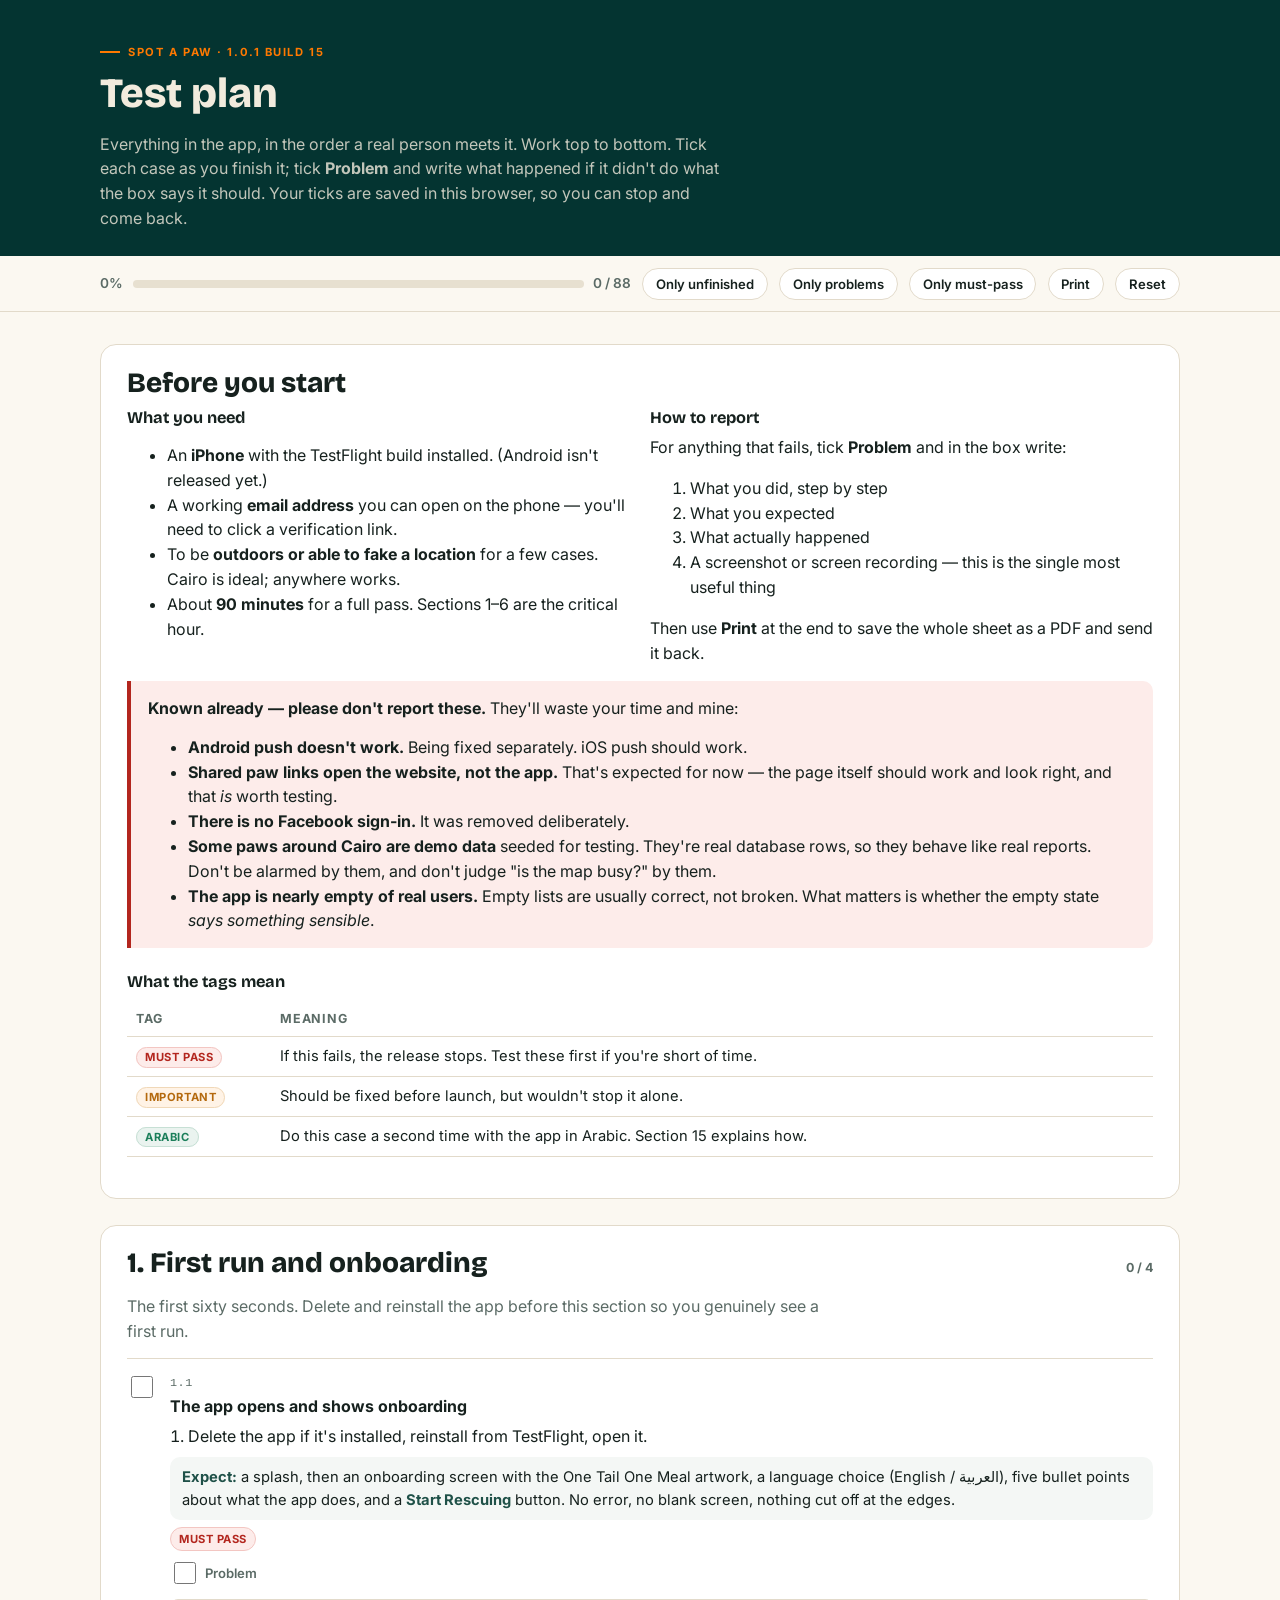
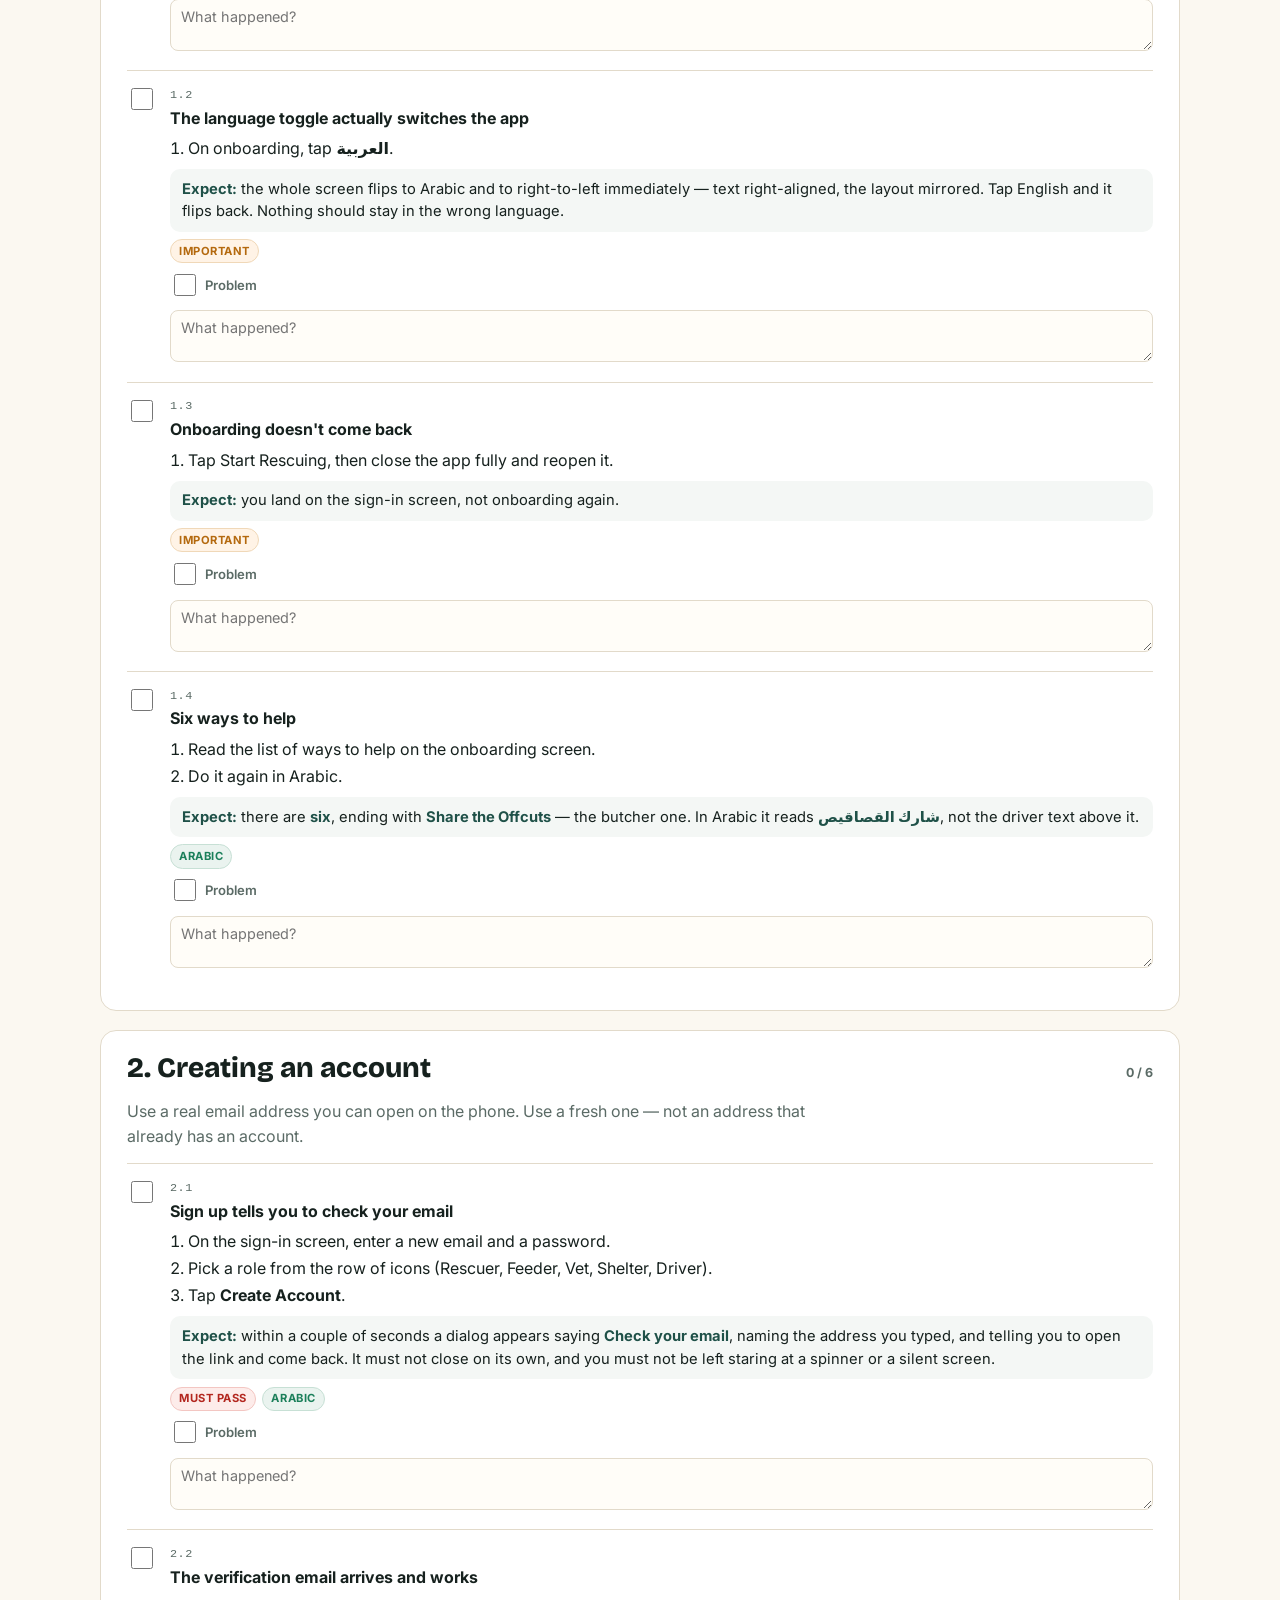
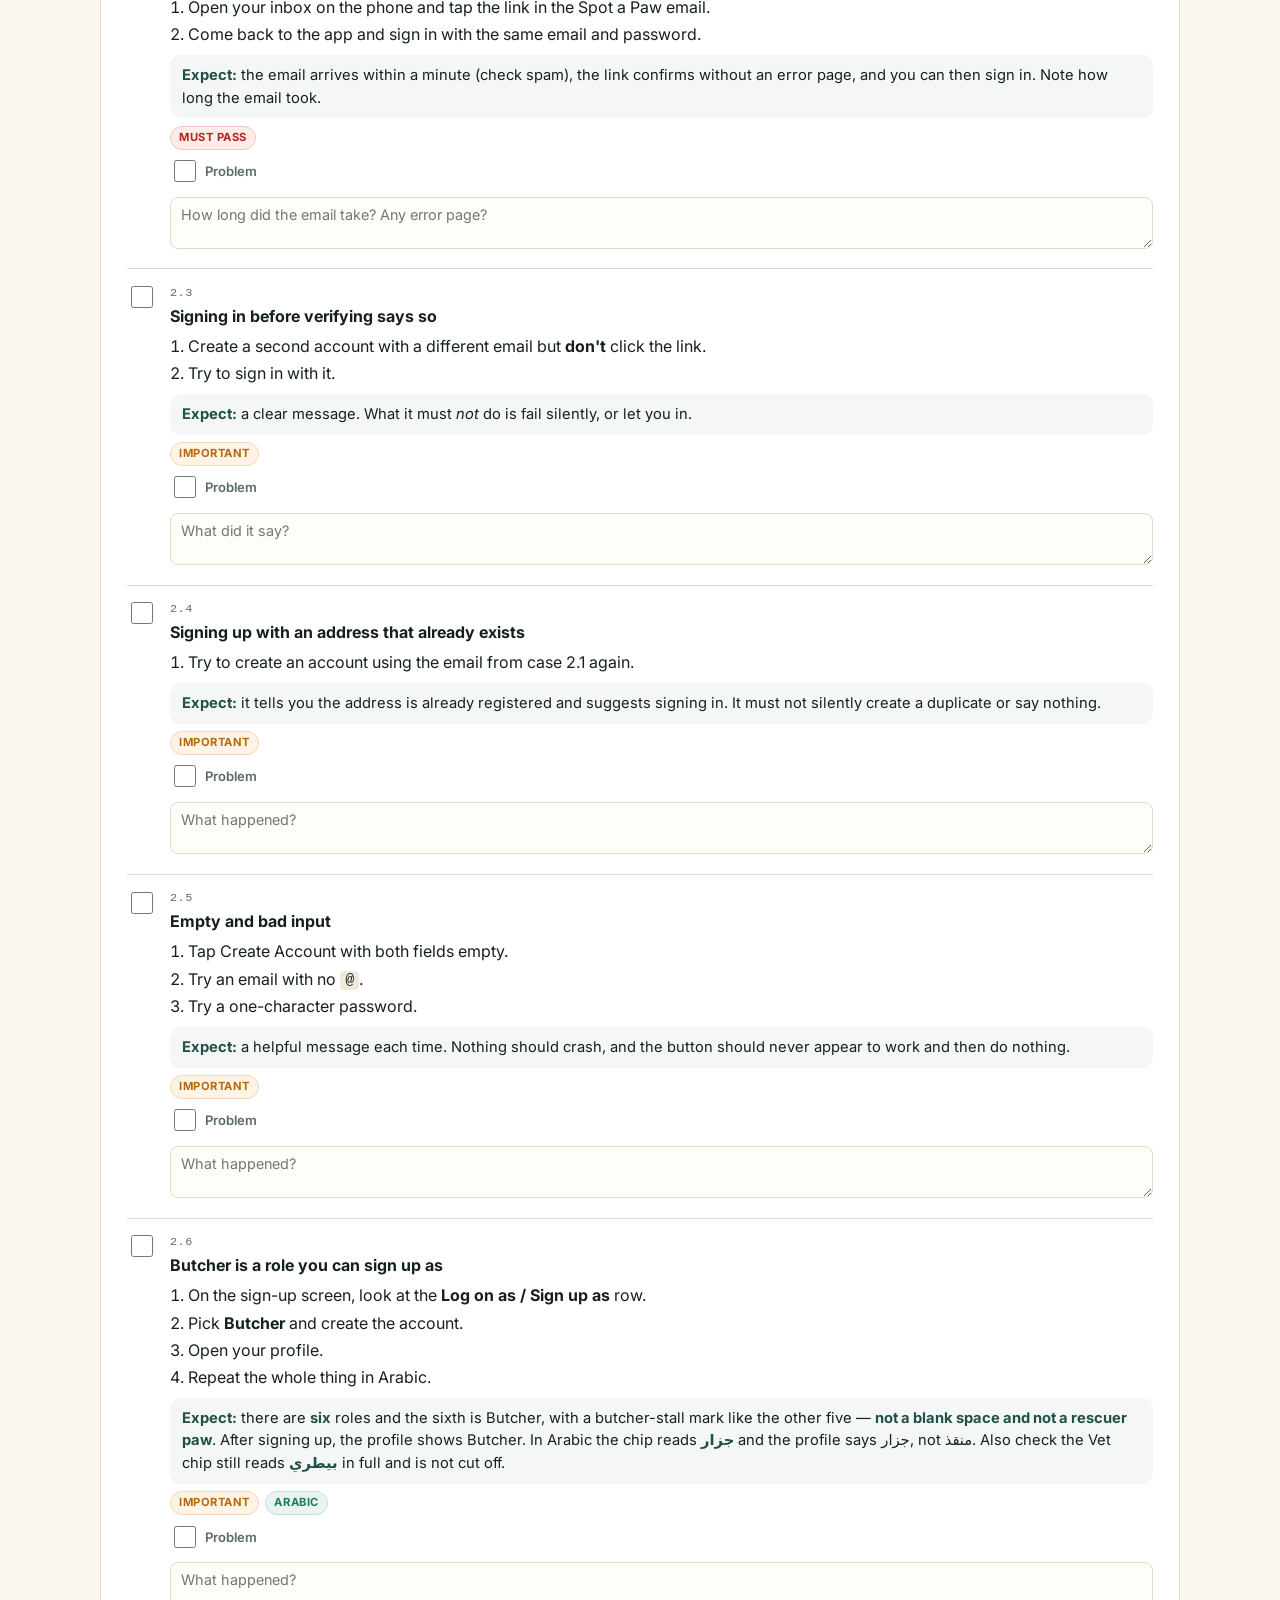
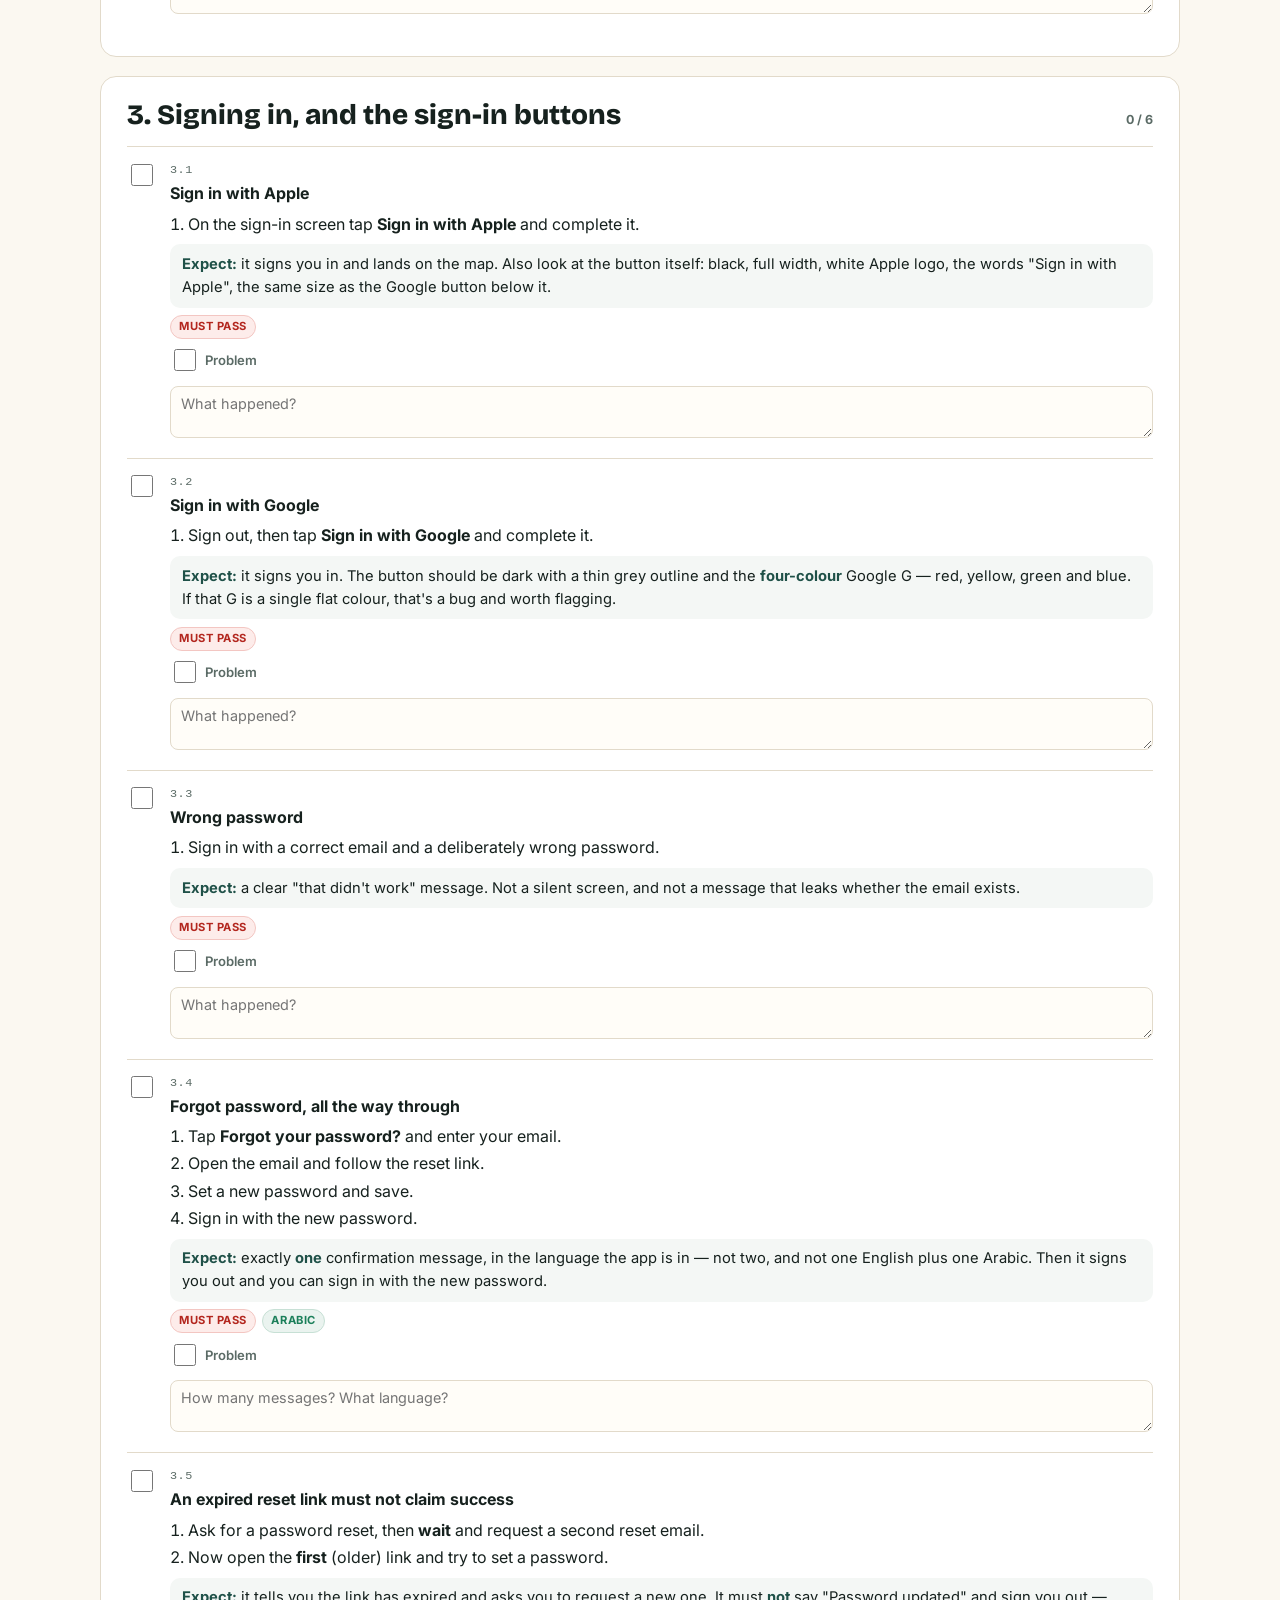
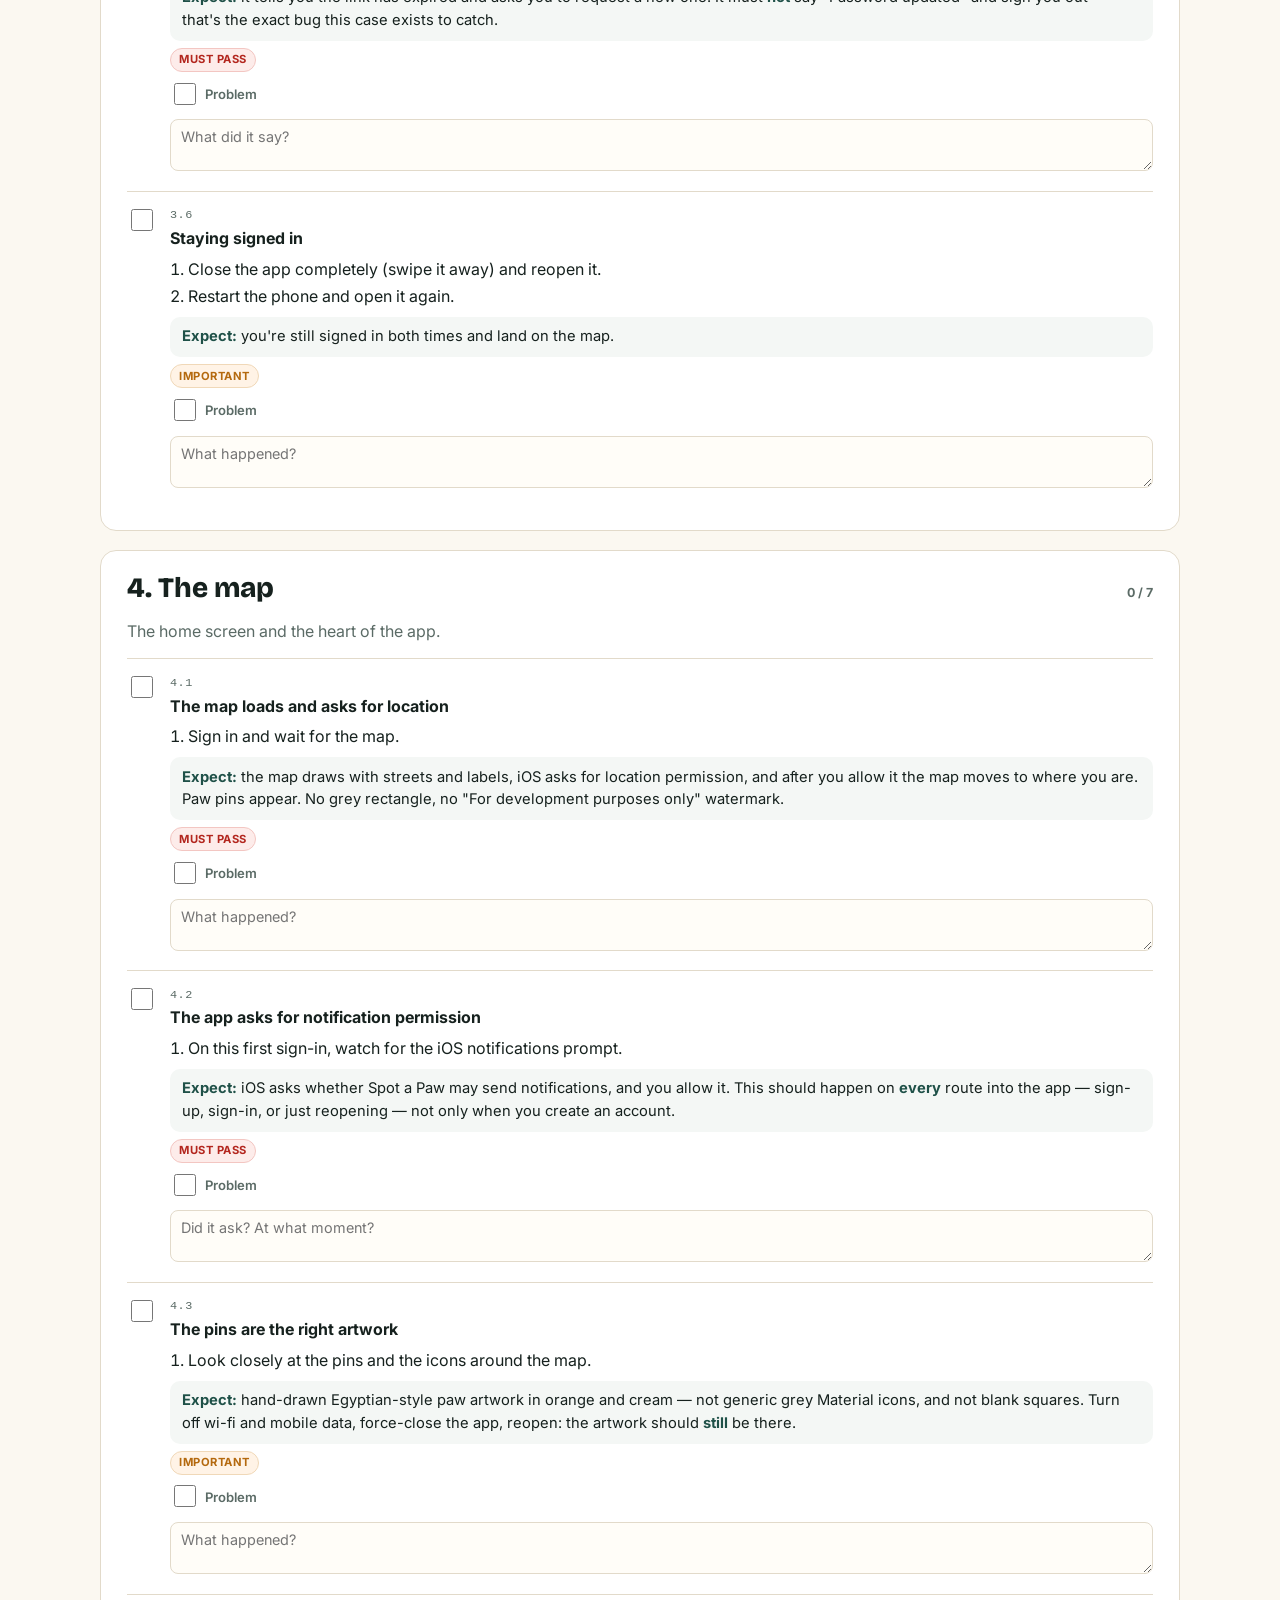
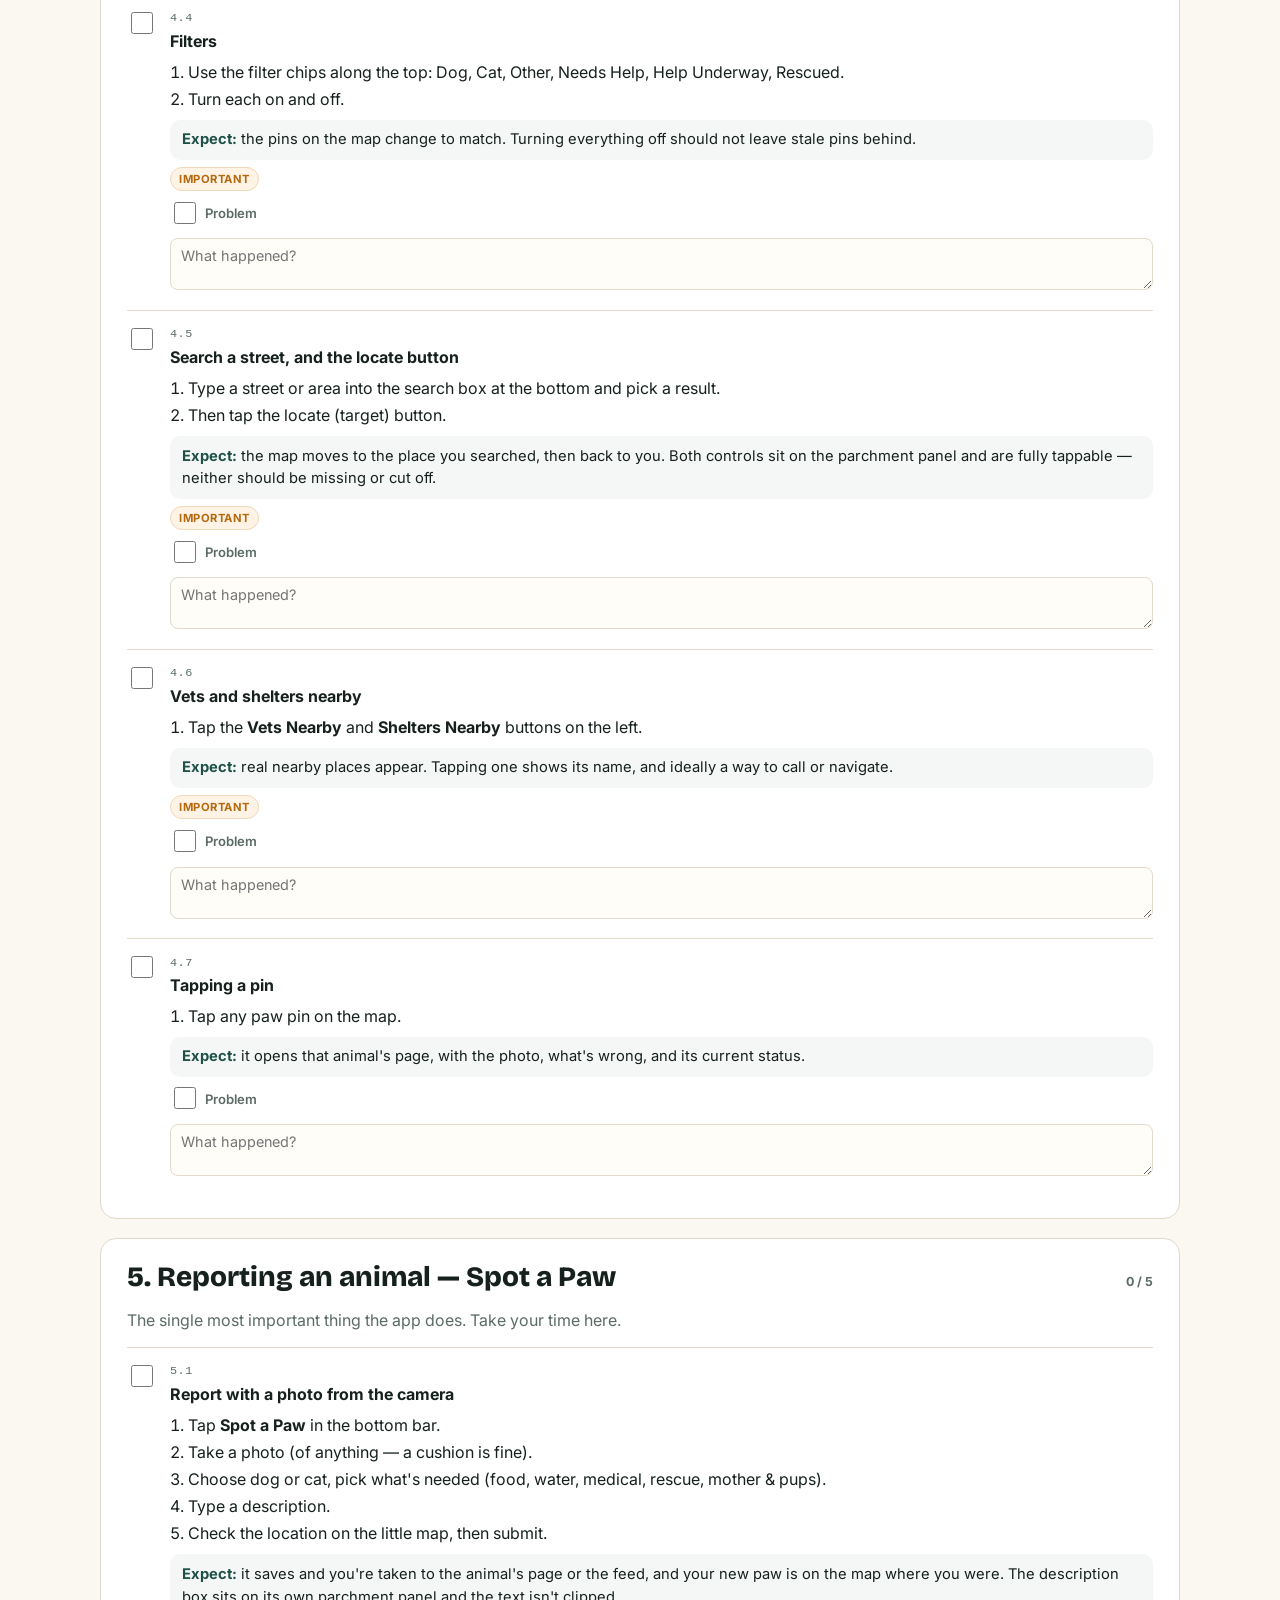
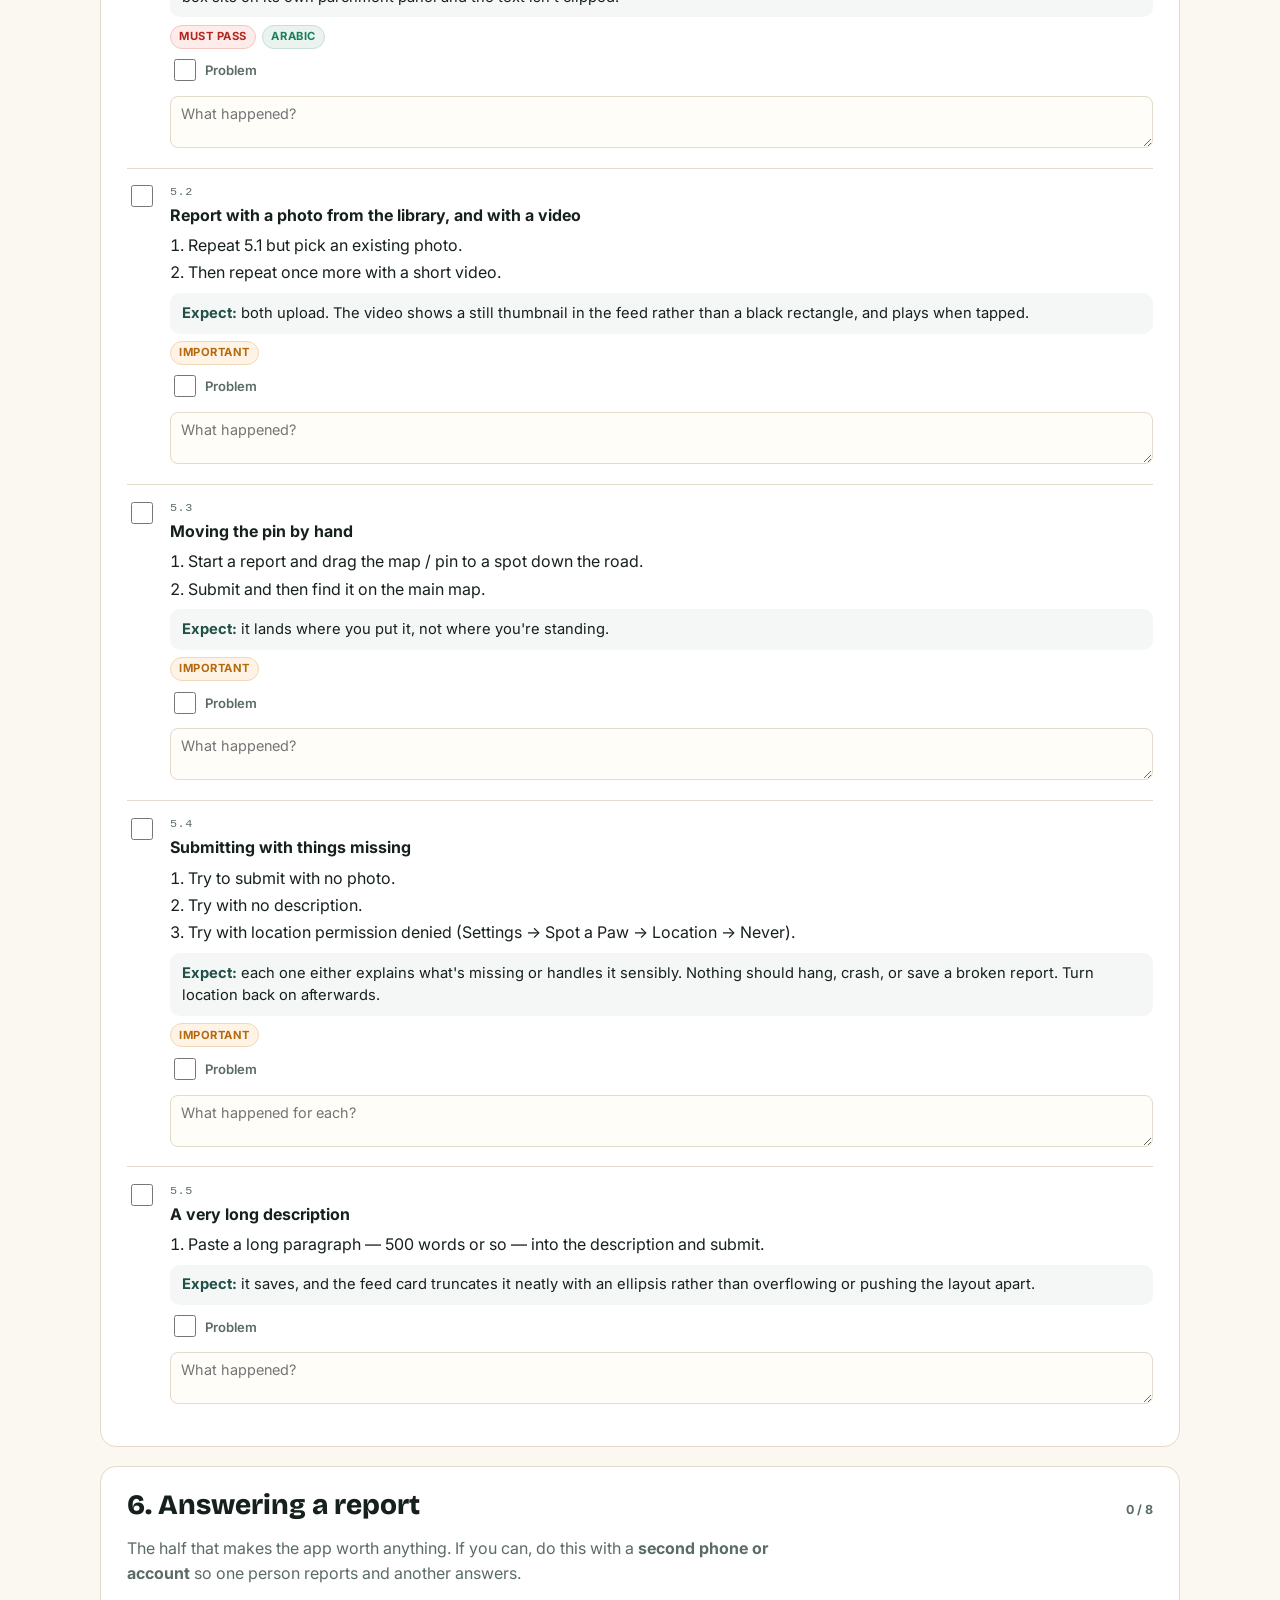
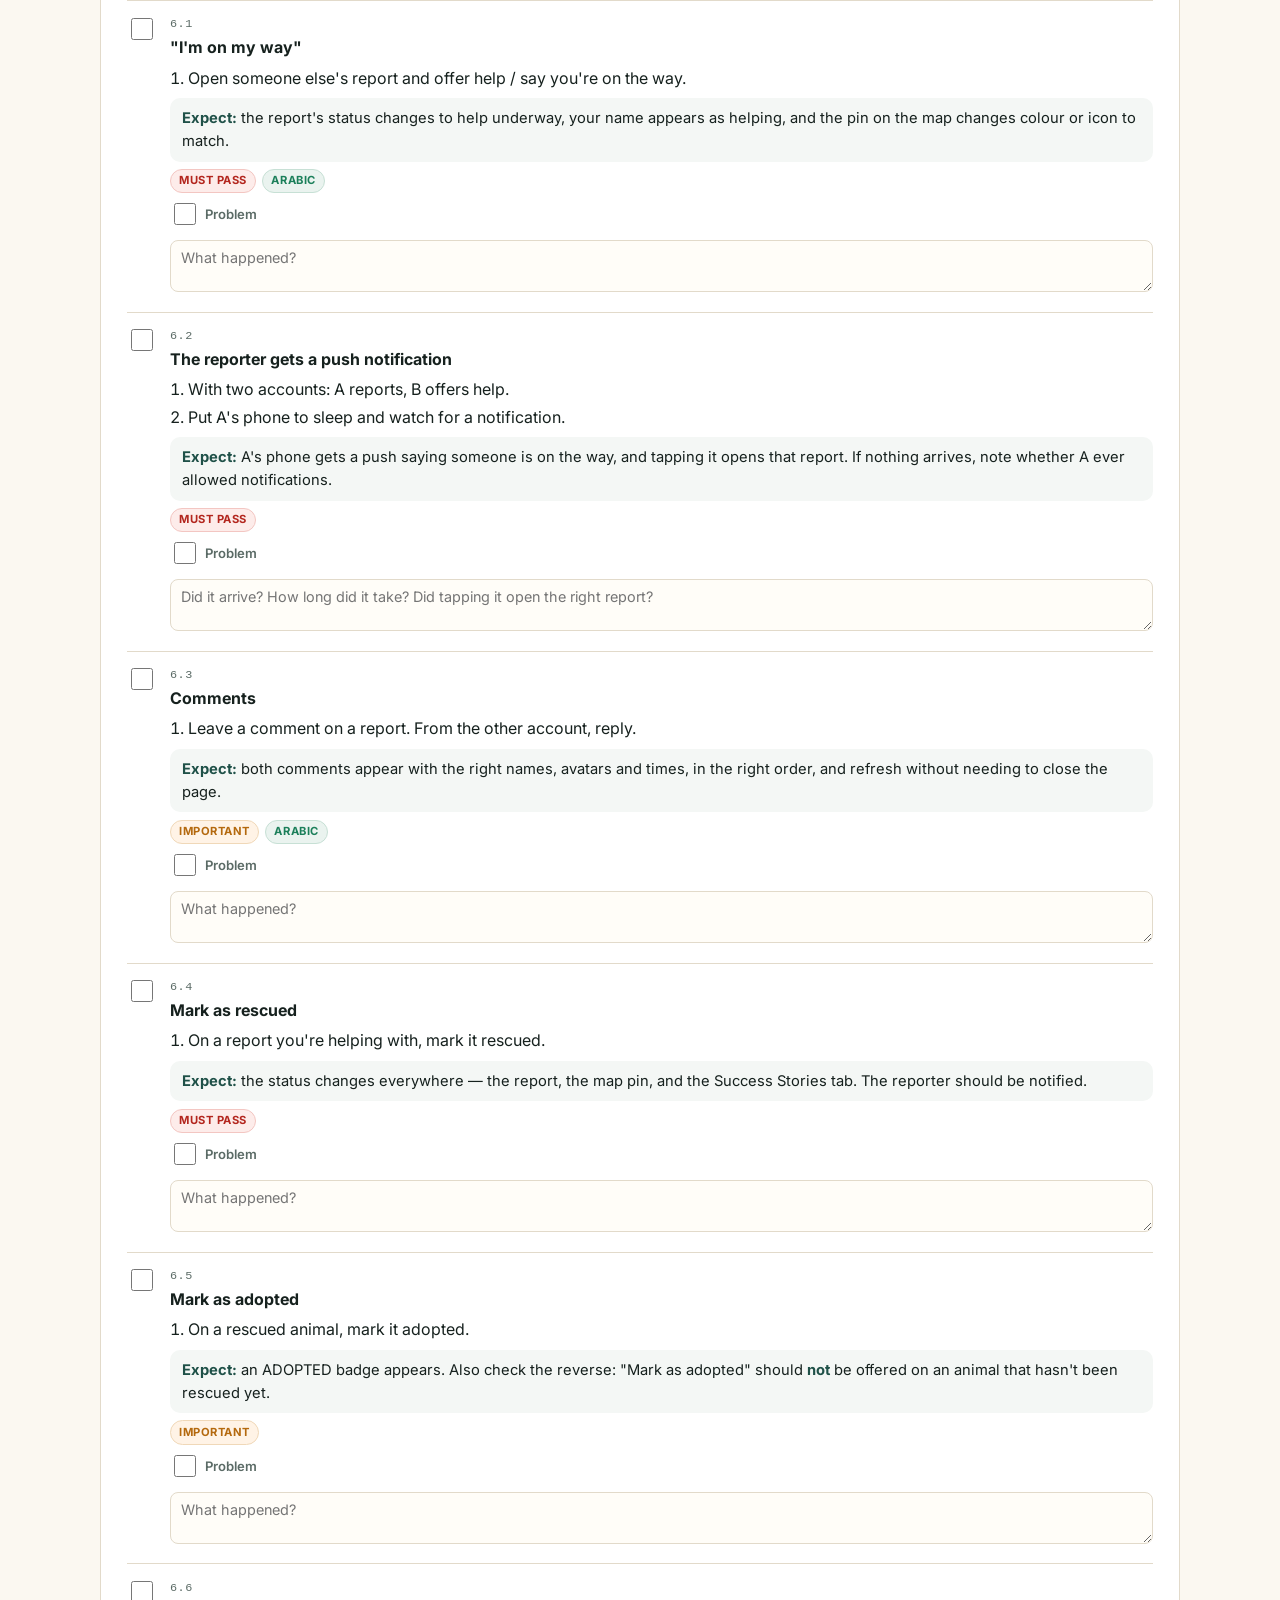
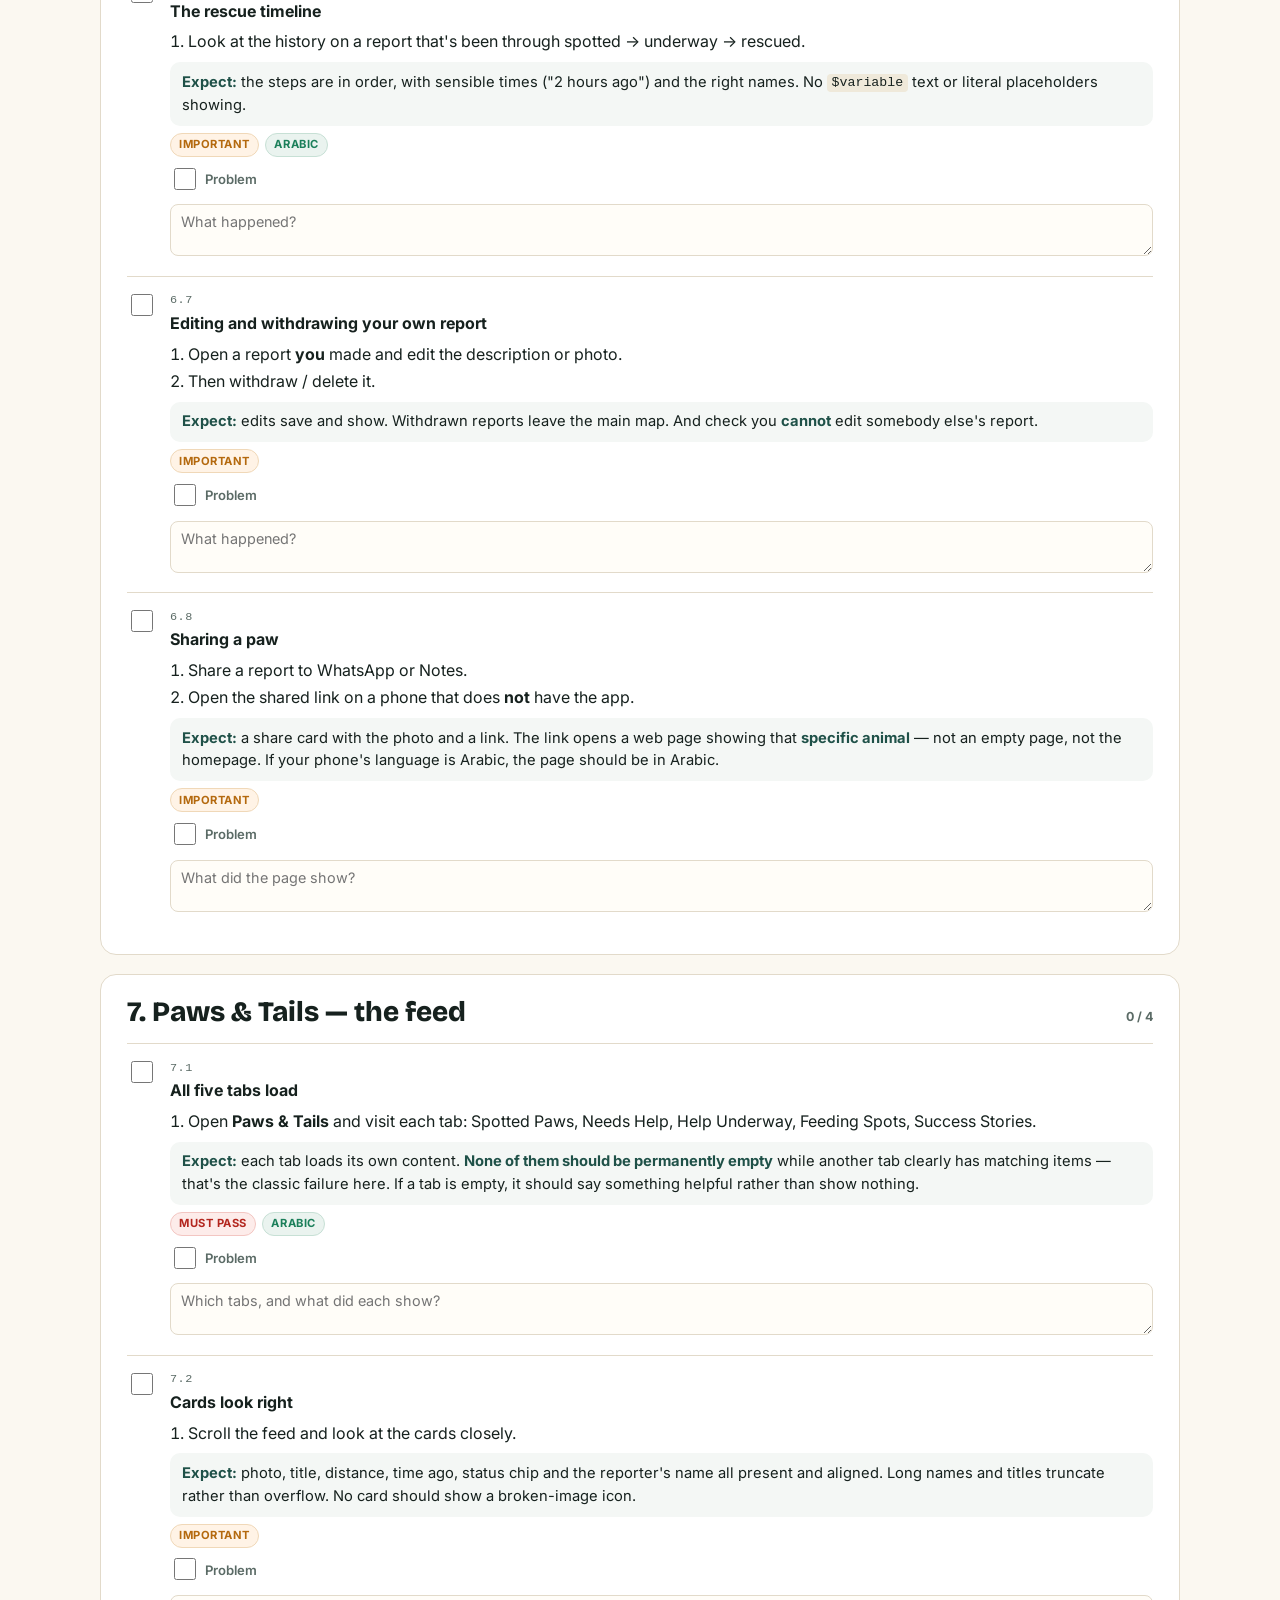
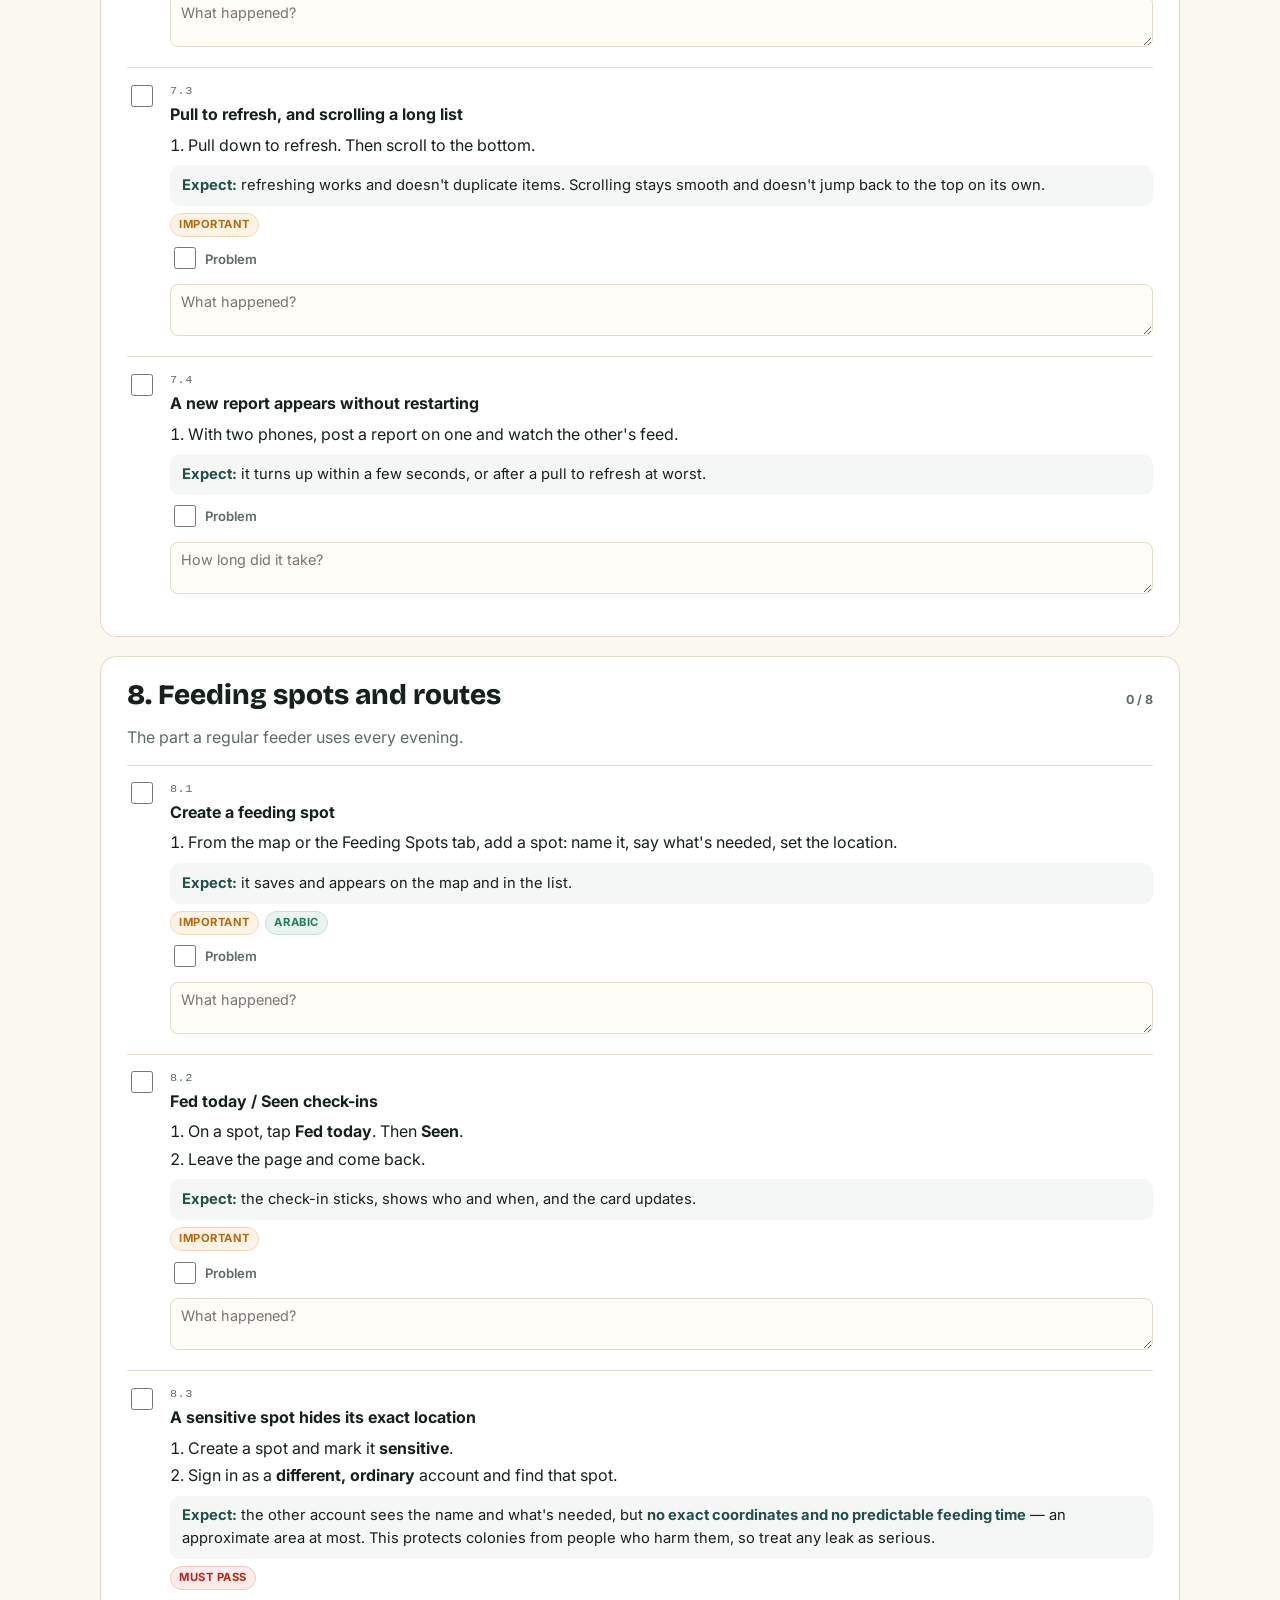
<file: qa/index.html>
<!doctype html>
<html lang="en">
<head>
<meta charset="utf-8">
<meta name="robots" content="noindex,nofollow">
<meta name="viewport" content="width=device-width,initial-scale=1">
<title>Spot a Paw — Test Plan</title>
<meta name="description" content="Everything to test in Spot a Paw, in the order a real person would meet it.">
<link rel="icon" href="https://qyyydmjrrtyauyawheos.supabase.co/storage/v1/object/public/report-media/ea87c808-aa49-4286-829b-e69250be5b84/icons/app_icon_spot_a_paw.png">
<link rel="preconnect" href="https://fonts.googleapis.com">
<link rel="preconnect" href="https://fonts.gstatic.com" crossorigin>
<link href="https://fonts.googleapis.com/css2?family=Bricolage+Grotesque:opsz,wght@12..96,600..800&family=Inter:wght@400;500;600;700&display=swap" rel="stylesheet">
<style>
:root{
  --nile:#1F5148; --deep:#043431; --ivory:#F2EBDD; --paper:#FBF8F1;
  --orange:#FF7900; --ink:#16211E; --muted:#5B6B66; --line:#E2DACA;
  --ok:#1B7F5A; --warn:#B4690E; --bad:#B3261E;
  --display:"Bricolage Grotesque",ui-sans-serif,system-ui,sans-serif;
  --body:"Inter",ui-sans-serif,system-ui,sans-serif;
}
*{box-sizing:border-box}
body{margin:0;font-family:var(--body);color:var(--ink);background:var(--paper);line-height:1.55;-webkit-font-smoothing:antialiased}
h1,h2,h3{font-family:var(--display);line-height:1.12;margin:0 0 .35em}
h1{font-size:clamp(1.8rem,4vw,2.6rem);font-weight:800}
h2{font-size:clamp(1.3rem,2.4vw,1.75rem);font-weight:800;margin-top:0}
h3{font-size:1.02rem;font-weight:700;margin:1.6rem 0 .5rem}
p{margin:0 0 .9em}
a{color:var(--nile)}
code{font-family:ui-monospace,SFMono-Regular,Menlo,monospace;font-size:.9em;background:#EFE9DA;padding:.1em .35em;border-radius:4px}
.wrap{width:min(1080px,94vw);margin:0 auto}

/* header */
header{background:var(--deep);color:var(--ivory);padding:2.2rem 0 1.6rem}
header h1{color:var(--ivory)}
header p{color:rgba(242,235,221,.8);max-width:62ch;margin-bottom:0}
.kicker{display:inline-flex;align-items:center;gap:.5rem;font-weight:700;letter-spacing:.14em;text-transform:uppercase;font-size:.7rem;color:var(--orange);margin-bottom:.6rem}
.kicker::before{content:"";width:20px;height:2px;background:var(--orange)}

/* sticky control bar */
.bar{position:sticky;top:0;z-index:20;background:rgba(251,248,241,.96);backdrop-filter:blur(8px);border-bottom:1px solid var(--line)}
.bar .wrap{display:flex;flex-wrap:wrap;gap:.7rem;align-items:center;padding:.7rem 0}
.prog{flex:1;min-width:180px;display:flex;align-items:center;gap:.6rem;font-size:.85rem;font-weight:600;color:var(--muted)}
.prog .track{flex:1;height:8px;border-radius:99px;background:#E7E0D0;overflow:hidden}
.prog .track i{display:block;height:100%;width:0;background:var(--ok);transition:width .3s}
.bar button{font-family:var(--body);font-weight:600;font-size:.82rem;padding:.45rem .8rem;border-radius:99px;border:1px solid var(--line);background:#fff;color:var(--ink);cursor:pointer}
.bar button:hover{border-color:var(--nile)}
.bar button.on{background:var(--nile);color:var(--ivory);border-color:var(--nile)}

/* layout */
main{padding:2rem 0 5rem}
.intro{background:#fff;border:1px solid var(--line);border-radius:16px;padding:1.4rem 1.6rem;margin-bottom:1.6rem}
.intro h2{margin-top:0}
.grid2{display:grid;grid-template-columns:1fr 1fr;gap:1.2rem}
@media(max-width:760px){.grid2{grid-template-columns:1fr}}
.note{border-left:4px solid var(--orange);background:#FFF3E6;border-radius:0 10px 10px 0;padding:.9rem 1.1rem;margin:1rem 0}
.note.stop{border-color:var(--bad);background:#FDECEA}
.note p:last-child{margin-bottom:0}
table{width:100%;border-collapse:collapse;font-size:.92rem;margin:.6rem 0 1.2rem}
th,td{text-align:left;padding:.5rem .6rem;border-bottom:1px solid var(--line);vertical-align:top}
th{font-weight:700;font-size:.78rem;text-transform:uppercase;letter-spacing:.06em;color:var(--muted)}

/* sections */
section{background:#fff;border:1px solid var(--line);border-radius:16px;padding:1.4rem 1.6rem;margin-bottom:1.2rem}
.sec-head{display:flex;align-items:baseline;gap:.8rem;flex-wrap:wrap;margin-bottom:.3rem}
.sec-head .count{font-size:.78rem;font-weight:700;color:var(--muted);margin-left:auto}
.sec-lede{color:var(--muted);max-width:70ch}

/* a case */
.case{border-top:1px solid var(--line);padding:.9rem 0 .8rem;display:grid;grid-template-columns:auto 1fr;gap:.9rem}
.case:first-of-type{border-top:0}
.case.done{opacity:.62}
.case.flagged{opacity:1}
.case input[type=checkbox]{width:22px;height:22px;accent-color:var(--ok);margin-top:.15rem;cursor:pointer}
.case .id{font-family:ui-monospace,monospace;font-size:.74rem;color:var(--muted);letter-spacing:.04em}
.case h4{font-family:var(--body);font-size:1rem;font-weight:700;margin:.1rem 0 .35rem}
.case ol{margin:.3rem 0 .5rem;padding-left:1.15rem}
.case li{margin:.15rem 0}
.exp{background:#F4F7F5;border-radius:10px;padding:.55rem .75rem;font-size:.92rem}
.exp b{color:var(--nile)}
.tags{display:flex;gap:.4rem;flex-wrap:wrap;margin:.45rem 0 0}
.tag{font-size:.7rem;font-weight:700;letter-spacing:.05em;text-transform:uppercase;padding:.15rem .5rem;border-radius:99px;border:1px solid var(--line);color:var(--muted)}
.tag.p0{background:#FDECEA;color:var(--bad);border-color:#F3C6C2}
.tag.p1{background:#FFF3E6;color:var(--warn);border-color:#F0D8B8}
.tag.ar{background:#EAF3EF;color:var(--ok);border-color:#C7E0D5}
.flag{margin-top:.5rem;display:inline-flex;align-items:center;gap:.4rem;font-size:.82rem;font-weight:600;color:var(--muted);cursor:pointer;user-select:none}
.flag input{width:16px;height:16px;accent-color:var(--bad);cursor:pointer}
.case.flagged{background:#FFF8F7;border-radius:10px;padding-left:.6rem;padding-right:.6rem;margin:0 -.6rem}
textarea{width:100%;margin-top:.5rem;font-family:var(--body);font-size:.9rem;padding:.5rem .6rem;border:1px solid var(--line);border-radius:8px;resize:vertical;min-height:52px;background:#FFFDF8}
.hide{display:none!important}

footer{color:var(--muted);font-size:.86rem;padding:2rem 0 3rem}
@media print{
  .bar,.flag,textarea{display:none}
  section,.intro{break-inside:avoid;box-shadow:none}
  body{background:#fff}
  .case.done{opacity:1}
}
</style>
</head>
<body>

<header>
  <div class="wrap">
    <p class="kicker">Spot a Paw · 1.0.1 build 15</p>
    <h1>Test plan</h1>
    <p>Everything in the app, in the order a real person meets it. Work top to bottom.
      Tick each case as you finish it; tick <b>Problem</b> and write what happened if it
      didn't do what the box says it should. Your ticks are saved in this browser, so you
      can stop and come back.</p>
  </div>
</header>

<div class="bar">
  <div class="wrap">
    <div class="prog"><span id="pct">0%</span><span class="track"><i id="fill"></i></span><span id="cnt">0 / 0</span></div>
    <button id="fOpen">Only unfinished</button>
    <button id="fFlag">Only problems</button>
    <button id="fP0">Only must-pass</button>
    <button id="doPrint">Print</button>
    <button id="doReset">Reset</button>
  </div>
</div>

<main class="wrap">

<div class="intro">
  <h2>Before you start</h2>
  <div class="grid2">
    <div>
      <h3 style="margin-top:0">What you need</h3>
      <ul>
        <li>An <b>iPhone</b> with the TestFlight build installed. (Android isn't released yet.)</li>
        <li>A working <b>email address</b> you can open on the phone — you'll need to click a verification link.</li>
        <li>To be <b>outdoors or able to fake a location</b> for a few cases. Cairo is ideal; anywhere works.</li>
        <li>About <b>90 minutes</b> for a full pass. Sections 1–6 are the critical hour.</li>
      </ul>
    </div>
    <div>
      <h3 style="margin-top:0">How to report</h3>
      <p>For anything that fails, tick <b>Problem</b> and in the box write:</p>
      <ol>
        <li>What you did, step by step</li>
        <li>What you expected</li>
        <li>What actually happened</li>
        <li>A screenshot or screen recording — this is the single most useful thing</li>
      </ol>
      <p style="margin-bottom:0">Then use <b>Print</b> at the end to save the whole sheet as a PDF and send it back.</p>
    </div>
  </div>

  <div class="note stop">
    <p><b>Known already — please don't report these.</b> They'll waste your time and mine:</p>
    <ul style="margin:.4rem 0 0">
      <li><b>Android push doesn't work.</b> Being fixed separately. iOS push should work.</li>
      <li><b>Shared paw links open the website, not the app.</b> That's expected for now — the
        page itself should work and look right, and that <i>is</i> worth testing.</li>
      <li><b>There is no Facebook sign-in.</b> It was removed deliberately.</li>
      <li><b>Some paws around Cairo are demo data</b> seeded for testing. They're real database
        rows, so they behave like real reports. Don't be alarmed by them, and don't judge
        "is the map busy?" by them.</li>
      <li><b>The app is nearly empty of real users.</b> Empty lists are usually correct, not broken.
        What matters is whether the empty state <i>says something sensible</i>.</li>
    </ul>
  </div>

  <h3>What the tags mean</h3>
  <table>
    <tr><th style="width:9rem">Tag</th><th>Meaning</th></tr>
    <tr><td><span class="tag p0">Must pass</span></td><td>If this fails, the release stops. Test these first if you're short of time.</td></tr>
    <tr><td><span class="tag p1">Important</span></td><td>Should be fixed before launch, but wouldn't stop it alone.</td></tr>
    <tr><td><span class="tag ar">Arabic</span></td><td>Do this case a second time with the app in Arabic. Section 15 explains how.</td></tr>
  </table>
</div>

<!-- ============================================================= -->
<section data-sec="1">
  <div class="sec-head"><h2>1. First run and onboarding</h2><span class="count"></span></div>
  <p class="sec-lede">The first sixty seconds. Delete and reinstall the app before this section
    so you genuinely see a first run.</p>

  <div class="case" data-p="0">
    <input type="checkbox">
    <div>
      <div class="id">1.1</div>
      <h4>The app opens and shows onboarding</h4>
      <ol><li>Delete the app if it's installed, reinstall from TestFlight, open it.</li></ol>
      <div class="exp"><b>Expect:</b> a splash, then an onboarding screen with the One Tail One Meal
        artwork, a language choice (English / العربية), five bullet points about what the app does,
        and a <b>Start Rescuing</b> button. No error, no blank screen, nothing cut off at the edges.</div>
      <div class="tags"><span class="tag p0">Must pass</span></div>
      <label class="flag"><input type="checkbox" class="fl"> Problem</label>
      <textarea placeholder="What happened?"></textarea>
    </div>
  </div>

  <div class="case" data-p="1">
    <input type="checkbox">
    <div>
      <div class="id">1.2</div>
      <h4>The language toggle actually switches the app</h4>
      <ol><li>On onboarding, tap <b>العربية</b>.</li></ol>
      <div class="exp"><b>Expect:</b> the whole screen flips to Arabic and to right-to-left
        immediately — text right-aligned, the layout mirrored. Tap English and it flips back.
        Nothing should stay in the wrong language.</div>
      <div class="tags"><span class="tag p1">Important</span></div>
      <label class="flag"><input type="checkbox" class="fl"> Problem</label>
      <textarea placeholder="What happened?"></textarea>
    </div>
  </div>

  <div class="case" data-p="1">
    <input type="checkbox">
    <div>
      <div class="id">1.3</div>
      <h4>Onboarding doesn't come back</h4>
      <ol><li>Tap Start Rescuing, then close the app fully and reopen it.</li></ol>
      <div class="exp"><b>Expect:</b> you land on the sign-in screen, not onboarding again.</div>
      <div class="tags"><span class="tag p1">Important</span></div>
      <label class="flag"><input type="checkbox" class="fl"> Problem</label>
      <textarea placeholder="What happened?"></textarea>
    </div>
  </div>

  <div class="case" data-p="2">
    <input type="checkbox">
    <div>
      <div class="id">1.4</div>
      <h4>Six ways to help</h4>
      <ol>
          <li>Read the list of ways to help on the onboarding screen.</li>
          <li>Do it again in Arabic.</li>
      </ol>
      <div class="exp"><b>Expect:</b> there are <b>six</b>, ending with <b>Share the Offcuts</b> — the butcher one. In Arabic it reads <b>شارك القصاقيص</b>, not the driver text above it.</div>
      <div class="tags"><span class="tag ar">Arabic</span></div>
      <label class="flag"><input type="checkbox" class="fl"> Problem</label>
      <textarea placeholder="What happened?"></textarea>
    </div>
  </div>
</section>

<!-- ============================================================= -->
<section data-sec="2">
  <div class="sec-head"><h2>2. Creating an account</h2><span class="count"></span></div>
  <p class="sec-lede">Use a real email address you can open on the phone. Use a fresh one — not
    an address that already has an account.</p>

  <div class="case" data-p="0">
    <input type="checkbox">
    <div>
      <div class="id">2.1</div>
      <h4>Sign up tells you to check your email</h4>
      <ol>
        <li>On the sign-in screen, enter a new email and a password.</li>
        <li>Pick a role from the row of icons (Rescuer, Feeder, Vet, Shelter, Driver).</li>
        <li>Tap <b>Create Account</b>.</li>
      </ol>
      <div class="exp"><b>Expect:</b> within a couple of seconds a dialog appears saying
        <b>Check your email</b>, naming the address you typed, and telling you to open the link and
        come back. It must not close on its own, and you must not be left staring at a spinner or a
        silent screen.</div>
      <div class="tags"><span class="tag p0">Must pass</span><span class="tag ar">Arabic</span></div>
      <label class="flag"><input type="checkbox" class="fl"> Problem</label>
      <textarea placeholder="What happened?"></textarea>
    </div>
  </div>

  <div class="case" data-p="0">
    <input type="checkbox">
    <div>
      <div class="id">2.2</div>
      <h4>The verification email arrives and works</h4>
      <ol><li>Open your inbox on the phone and tap the link in the Spot a Paw email.</li>
          <li>Come back to the app and sign in with the same email and password.</li></ol>
      <div class="exp"><b>Expect:</b> the email arrives within a minute (check spam), the link
        confirms without an error page, and you can then sign in. Note how long the email took.</div>
      <div class="tags"><span class="tag p0">Must pass</span></div>
      <label class="flag"><input type="checkbox" class="fl"> Problem</label>
      <textarea placeholder="How long did the email take? Any error page?"></textarea>
    </div>
  </div>

  <div class="case" data-p="1">
    <input type="checkbox">
    <div>
      <div class="id">2.3</div>
      <h4>Signing in before verifying says so</h4>
      <ol><li>Create a second account with a different email but <b>don't</b> click the link.</li>
          <li>Try to sign in with it.</li></ol>
      <div class="exp"><b>Expect:</b> a clear message. What it must <i>not</i> do is fail silently,
        or let you in.</div>
      <div class="tags"><span class="tag p1">Important</span></div>
      <label class="flag"><input type="checkbox" class="fl"> Problem</label>
      <textarea placeholder="What did it say?"></textarea>
    </div>
  </div>

  <div class="case" data-p="1">
    <input type="checkbox">
    <div>
      <div class="id">2.4</div>
      <h4>Signing up with an address that already exists</h4>
      <ol><li>Try to create an account using the email from case 2.1 again.</li></ol>
      <div class="exp"><b>Expect:</b> it tells you the address is already registered and suggests
        signing in. It must not silently create a duplicate or say nothing.</div>
      <div class="tags"><span class="tag p1">Important</span></div>
      <label class="flag"><input type="checkbox" class="fl"> Problem</label>
      <textarea placeholder="What happened?"></textarea>
    </div>
  </div>

  <div class="case" data-p="1">
    <input type="checkbox">
    <div>
      <div class="id">2.5</div>
      <h4>Empty and bad input</h4>
      <ol><li>Tap Create Account with both fields empty.</li>
          <li>Try an email with no <code>@</code>.</li>
          <li>Try a one-character password.</li></ol>
      <div class="exp"><b>Expect:</b> a helpful message each time. Nothing should crash, and the
        button should never appear to work and then do nothing.</div>
      <div class="tags"><span class="tag p1">Important</span></div>
      <label class="flag"><input type="checkbox" class="fl"> Problem</label>
      <textarea placeholder="What happened?"></textarea>
    </div>
  </div>

  <div class="case" data-p="1">
    <input type="checkbox">
    <div>
      <div class="id">2.6</div>
      <h4>Butcher is a role you can sign up as</h4>
      <ol>
          <li>On the sign-up screen, look at the <b>Log on as / Sign up as</b> row.</li>
          <li>Pick <b>Butcher</b> and create the account.</li>
          <li>Open your profile.</li>
          <li>Repeat the whole thing in Arabic.</li>
      </ol>
      <div class="exp"><b>Expect:</b> there are <b>six</b> roles and the sixth is Butcher, with a butcher-stall mark like the other five — <b>not a blank space and not a rescuer paw</b>. After signing up, the profile shows Butcher. In Arabic the chip reads <b>جزار</b> and the profile says جزار, not منقذ. Also check the Vet chip still reads <b>بيطري</b> in full and is not cut off.</div>
      <div class="tags"><span class="tag p1">Important</span><span class="tag ar">Arabic</span></div>
      <label class="flag"><input type="checkbox" class="fl"> Problem</label>
      <textarea placeholder="What happened?"></textarea>
    </div>
  </div>
</section>

<!-- ============================================================= -->
<section data-sec="3">
  <div class="sec-head"><h2>3. Signing in, and the sign-in buttons</h2><span class="count"></span></div>

  <div class="case" data-p="0">
    <input type="checkbox">
    <div>
      <div class="id">3.1</div>
      <h4>Sign in with Apple</h4>
      <ol><li>On the sign-in screen tap <b>Sign in with Apple</b> and complete it.</li></ol>
      <div class="exp"><b>Expect:</b> it signs you in and lands on the map. Also look at the button
        itself: black, full width, white Apple logo, the words "Sign in with Apple", the same size as
        the Google button below it.</div>
      <div class="tags"><span class="tag p0">Must pass</span></div>
      <label class="flag"><input type="checkbox" class="fl"> Problem</label>
      <textarea placeholder="What happened?"></textarea>
    </div>
  </div>

  <div class="case" data-p="0">
    <input type="checkbox">
    <div>
      <div class="id">3.2</div>
      <h4>Sign in with Google</h4>
      <ol><li>Sign out, then tap <b>Sign in with Google</b> and complete it.</li></ol>
      <div class="exp"><b>Expect:</b> it signs you in. The button should be dark with a thin grey
        outline and the <b>four-colour</b> Google G — red, yellow, green and blue. If that G is a
        single flat colour, that's a bug and worth flagging.</div>
      <div class="tags"><span class="tag p0">Must pass</span></div>
      <label class="flag"><input type="checkbox" class="fl"> Problem</label>
      <textarea placeholder="What happened?"></textarea>
    </div>
  </div>

  <div class="case" data-p="0">
    <input type="checkbox">
    <div>
      <div class="id">3.3</div>
      <h4>Wrong password</h4>
      <ol><li>Sign in with a correct email and a deliberately wrong password.</li></ol>
      <div class="exp"><b>Expect:</b> a clear "that didn't work" message. Not a silent screen, and
        not a message that leaks whether the email exists.</div>
      <div class="tags"><span class="tag p0">Must pass</span></div>
      <label class="flag"><input type="checkbox" class="fl"> Problem</label>
      <textarea placeholder="What happened?"></textarea>
    </div>
  </div>

  <div class="case" data-p="0">
    <input type="checkbox">
    <div>
      <div class="id">3.4</div>
      <h4>Forgot password, all the way through</h4>
      <ol><li>Tap <b>Forgot your password?</b> and enter your email.</li>
          <li>Open the email and follow the reset link.</li>
          <li>Set a new password and save.</li>
          <li>Sign in with the new password.</li></ol>
      <div class="exp"><b>Expect:</b> exactly <b>one</b> confirmation message, in the language the app
        is in — not two, and not one English plus one Arabic. Then it signs you out and you can sign
        in with the new password.</div>
      <div class="tags"><span class="tag p0">Must pass</span><span class="tag ar">Arabic</span></div>
      <label class="flag"><input type="checkbox" class="fl"> Problem</label>
      <textarea placeholder="How many messages? What language?"></textarea>
    </div>
  </div>

  <div class="case" data-p="1">
    <input type="checkbox">
    <div>
      <div class="id">3.5</div>
      <h4>An expired reset link must not claim success</h4>
      <ol><li>Ask for a password reset, then <b>wait</b> and request a second reset email.</li>
          <li>Now open the <b>first</b> (older) link and try to set a password.</li></ol>
      <div class="exp"><b>Expect:</b> it tells you the link has expired and asks you to request a new
        one. It must <b>not</b> say "Password updated" and sign you out — that's the exact bug this
        case exists to catch.</div>
      <div class="tags"><span class="tag p0">Must pass</span></div>
      <label class="flag"><input type="checkbox" class="fl"> Problem</label>
      <textarea placeholder="What did it say?"></textarea>
    </div>
  </div>

  <div class="case" data-p="1">
    <input type="checkbox">
    <div>
      <div class="id">3.6</div>
      <h4>Staying signed in</h4>
      <ol><li>Close the app completely (swipe it away) and reopen it.</li>
          <li>Restart the phone and open it again.</li></ol>
      <div class="exp"><b>Expect:</b> you're still signed in both times and land on the map.</div>
      <div class="tags"><span class="tag p1">Important</span></div>
      <label class="flag"><input type="checkbox" class="fl"> Problem</label>
      <textarea placeholder="What happened?"></textarea>
    </div>
  </div>
</section>

<!-- ============================================================= -->
<section data-sec="4">
  <div class="sec-head"><h2>4. The map</h2><span class="count"></span></div>
  <p class="sec-lede">The home screen and the heart of the app.</p>

  <div class="case" data-p="0">
    <input type="checkbox">
    <div>
      <div class="id">4.1</div>
      <h4>The map loads and asks for location</h4>
      <ol><li>Sign in and wait for the map.</li></ol>
      <div class="exp"><b>Expect:</b> the map draws with streets and labels, iOS asks for location
        permission, and after you allow it the map moves to where you are. Paw pins appear.
        No grey rectangle, no "For development purposes only" watermark.</div>
      <div class="tags"><span class="tag p0">Must pass</span></div>
      <label class="flag"><input type="checkbox" class="fl"> Problem</label>
      <textarea placeholder="What happened?"></textarea>
    </div>
  </div>

  <div class="case" data-p="0">
    <input type="checkbox">
    <div>
      <div class="id">4.2</div>
      <h4>The app asks for notification permission</h4>
      <ol><li>On this first sign-in, watch for the iOS notifications prompt.</li></ol>
      <div class="exp"><b>Expect:</b> iOS asks whether Spot a Paw may send notifications, and you
        allow it. This should happen on <b>every</b> route into the app — sign-up, sign-in, or just
        reopening — not only when you create an account.</div>
      <div class="tags"><span class="tag p0">Must pass</span></div>
      <label class="flag"><input type="checkbox" class="fl"> Problem</label>
      <textarea placeholder="Did it ask? At what moment?"></textarea>
    </div>
  </div>

  <div class="case" data-p="1">
    <input type="checkbox">
    <div>
      <div class="id">4.3</div>
      <h4>The pins are the right artwork</h4>
      <ol><li>Look closely at the pins and the icons around the map.</li></ol>
      <div class="exp"><b>Expect:</b> hand-drawn Egyptian-style paw artwork in orange and cream —
        not generic grey Material icons, and not blank squares. Turn off wi-fi and mobile data,
        force-close the app, reopen: the artwork should <b>still</b> be there.</div>
      <div class="tags"><span class="tag p1">Important</span></div>
      <label class="flag"><input type="checkbox" class="fl"> Problem</label>
      <textarea placeholder="What happened?"></textarea>
    </div>
  </div>

  <div class="case" data-p="1">
    <input type="checkbox">
    <div>
      <div class="id">4.4</div>
      <h4>Filters</h4>
      <ol><li>Use the filter chips along the top: Dog, Cat, Other, Needs Help, Help Underway, Rescued.</li>
          <li>Turn each on and off.</li></ol>
      <div class="exp"><b>Expect:</b> the pins on the map change to match. Turning everything off
        should not leave stale pins behind.</div>
      <div class="tags"><span class="tag p1">Important</span></div>
      <label class="flag"><input type="checkbox" class="fl"> Problem</label>
      <textarea placeholder="What happened?"></textarea>
    </div>
  </div>

  <div class="case" data-p="1">
    <input type="checkbox">
    <div>
      <div class="id">4.5</div>
      <h4>Search a street, and the locate button</h4>
      <ol><li>Type a street or area into the search box at the bottom and pick a result.</li>
          <li>Then tap the locate (target) button.</li></ol>
      <div class="exp"><b>Expect:</b> the map moves to the place you searched, then back to you.
        Both controls sit on the parchment panel and are fully tappable — neither should be missing
        or cut off.</div>
      <div class="tags"><span class="tag p1">Important</span></div>
      <label class="flag"><input type="checkbox" class="fl"> Problem</label>
      <textarea placeholder="What happened?"></textarea>
    </div>
  </div>

  <div class="case" data-p="1">
    <input type="checkbox">
    <div>
      <div class="id">4.6</div>
      <h4>Vets and shelters nearby</h4>
      <ol><li>Tap the <b>Vets Nearby</b> and <b>Shelters Nearby</b> buttons on the left.</li></ol>
      <div class="exp"><b>Expect:</b> real nearby places appear. Tapping one shows its name, and
        ideally a way to call or navigate.</div>
      <div class="tags"><span class="tag p1">Important</span></div>
      <label class="flag"><input type="checkbox" class="fl"> Problem</label>
      <textarea placeholder="What happened?"></textarea>
    </div>
  </div>

  <div class="case" data-p="2">
    <input type="checkbox">
    <div>
      <div class="id">4.7</div>
      <h4>Tapping a pin</h4>
      <ol><li>Tap any paw pin on the map.</li></ol>
      <div class="exp"><b>Expect:</b> it opens that animal's page, with the photo, what's wrong,
        and its current status.</div>
      <label class="flag"><input type="checkbox" class="fl"> Problem</label>
      <textarea placeholder="What happened?"></textarea>
    </div>
  </div>
</section>

<!-- ============================================================= -->
<section data-sec="5">
  <div class="sec-head"><h2>5. Reporting an animal — Spot a Paw</h2><span class="count"></span></div>
  <p class="sec-lede">The single most important thing the app does. Take your time here.</p>

  <div class="case" data-p="0">
    <input type="checkbox">
    <div>
      <div class="id">5.1</div>
      <h4>Report with a photo from the camera</h4>
      <ol>
        <li>Tap <b>Spot a Paw</b> in the bottom bar.</li>
        <li>Take a photo (of anything — a cushion is fine).</li>
        <li>Choose dog or cat, pick what's needed (food, water, medical, rescue, mother &amp; pups).</li>
        <li>Type a description.</li>
        <li>Check the location on the little map, then submit.</li>
      </ol>
      <div class="exp"><b>Expect:</b> it saves and you're taken to the animal's page or the feed,
        and your new paw is on the map where you were. The description box sits on its own
        parchment panel and the text isn't clipped.</div>
      <div class="tags"><span class="tag p0">Must pass</span><span class="tag ar">Arabic</span></div>
      <label class="flag"><input type="checkbox" class="fl"> Problem</label>
      <textarea placeholder="What happened?"></textarea>
    </div>
  </div>

  <div class="case" data-p="1">
    <input type="checkbox">
    <div>
      <div class="id">5.2</div>
      <h4>Report with a photo from the library, and with a video</h4>
      <ol><li>Repeat 5.1 but pick an existing photo.</li>
          <li>Then repeat once more with a short video.</li></ol>
      <div class="exp"><b>Expect:</b> both upload. The video shows a still thumbnail in the feed
        rather than a black rectangle, and plays when tapped.</div>
      <div class="tags"><span class="tag p1">Important</span></div>
      <label class="flag"><input type="checkbox" class="fl"> Problem</label>
      <textarea placeholder="What happened?"></textarea>
    </div>
  </div>

  <div class="case" data-p="1">
    <input type="checkbox">
    <div>
      <div class="id">5.3</div>
      <h4>Moving the pin by hand</h4>
      <ol><li>Start a report and drag the map / pin to a spot down the road.</li>
          <li>Submit and then find it on the main map.</li></ol>
      <div class="exp"><b>Expect:</b> it lands where you put it, not where you're standing.</div>
      <div class="tags"><span class="tag p1">Important</span></div>
      <label class="flag"><input type="checkbox" class="fl"> Problem</label>
      <textarea placeholder="What happened?"></textarea>
    </div>
  </div>

  <div class="case" data-p="1">
    <input type="checkbox">
    <div>
      <div class="id">5.4</div>
      <h4>Submitting with things missing</h4>
      <ol><li>Try to submit with no photo.</li>
          <li>Try with no description.</li>
          <li>Try with location permission denied (Settings → Spot a Paw → Location → Never).</li></ol>
      <div class="exp"><b>Expect:</b> each one either explains what's missing or handles it sensibly.
        Nothing should hang, crash, or save a broken report. Turn location back on afterwards.</div>
      <div class="tags"><span class="tag p1">Important</span></div>
      <label class="flag"><input type="checkbox" class="fl"> Problem</label>
      <textarea placeholder="What happened for each?"></textarea>
    </div>
  </div>

  <div class="case" data-p="2">
    <input type="checkbox">
    <div>
      <div class="id">5.5</div>
      <h4>A very long description</h4>
      <ol><li>Paste a long paragraph — 500 words or so — into the description and submit.</li></ol>
      <div class="exp"><b>Expect:</b> it saves, and the feed card truncates it neatly with an ellipsis
        rather than overflowing or pushing the layout apart.</div>
      <label class="flag"><input type="checkbox" class="fl"> Problem</label>
      <textarea placeholder="What happened?"></textarea>
    </div>
  </div>
</section>

<!-- ============================================================= -->
<section data-sec="6">
  <div class="sec-head"><h2>6. Answering a report</h2><span class="count"></span></div>
  <p class="sec-lede">The half that makes the app worth anything. If you can, do this with a
    <b>second phone or account</b> so one person reports and another answers.</p>

  <div class="case" data-p="0">
    <input type="checkbox">
    <div>
      <div class="id">6.1</div>
      <h4>"I'm on my way"</h4>
      <ol><li>Open someone else's report and offer help / say you're on the way.</li></ol>
      <div class="exp"><b>Expect:</b> the report's status changes to help underway, your name appears
        as helping, and the pin on the map changes colour or icon to match.</div>
      <div class="tags"><span class="tag p0">Must pass</span><span class="tag ar">Arabic</span></div>
      <label class="flag"><input type="checkbox" class="fl"> Problem</label>
      <textarea placeholder="What happened?"></textarea>
    </div>
  </div>

  <div class="case" data-p="0">
    <input type="checkbox">
    <div>
      <div class="id">6.2</div>
      <h4>The reporter gets a push notification</h4>
      <ol><li>With two accounts: A reports, B offers help.</li>
          <li>Put A's phone to sleep and watch for a notification.</li></ol>
      <div class="exp"><b>Expect:</b> A's phone gets a push saying someone is on the way, and tapping
        it opens that report. If nothing arrives, note whether A ever allowed notifications.</div>
      <div class="tags"><span class="tag p0">Must pass</span></div>
      <label class="flag"><input type="checkbox" class="fl"> Problem</label>
      <textarea placeholder="Did it arrive? How long did it take? Did tapping it open the right report?"></textarea>
    </div>
  </div>

  <div class="case" data-p="1">
    <input type="checkbox">
    <div>
      <div class="id">6.3</div>
      <h4>Comments</h4>
      <ol><li>Leave a comment on a report. From the other account, reply.</li></ol>
      <div class="exp"><b>Expect:</b> both comments appear with the right names, avatars and times,
        in the right order, and refresh without needing to close the page.</div>
      <div class="tags"><span class="tag p1">Important</span><span class="tag ar">Arabic</span></div>
      <label class="flag"><input type="checkbox" class="fl"> Problem</label>
      <textarea placeholder="What happened?"></textarea>
    </div>
  </div>

  <div class="case" data-p="0">
    <input type="checkbox">
    <div>
      <div class="id">6.4</div>
      <h4>Mark as rescued</h4>
      <ol><li>On a report you're helping with, mark it rescued.</li></ol>
      <div class="exp"><b>Expect:</b> the status changes everywhere — the report, the map pin, and
        the Success Stories tab. The reporter should be notified.</div>
      <div class="tags"><span class="tag p0">Must pass</span></div>
      <label class="flag"><input type="checkbox" class="fl"> Problem</label>
      <textarea placeholder="What happened?"></textarea>
    </div>
  </div>

  <div class="case" data-p="1">
    <input type="checkbox">
    <div>
      <div class="id">6.5</div>
      <h4>Mark as adopted</h4>
      <ol><li>On a rescued animal, mark it adopted.</li></ol>
      <div class="exp"><b>Expect:</b> an ADOPTED badge appears. Also check the reverse:
        "Mark as adopted" should <b>not</b> be offered on an animal that hasn't been rescued yet.</div>
      <div class="tags"><span class="tag p1">Important</span></div>
      <label class="flag"><input type="checkbox" class="fl"> Problem</label>
      <textarea placeholder="What happened?"></textarea>
    </div>
  </div>

  <div class="case" data-p="1">
    <input type="checkbox">
    <div>
      <div class="id">6.6</div>
      <h4>The rescue timeline</h4>
      <ol><li>Look at the history on a report that's been through spotted → underway → rescued.</li></ol>
      <div class="exp"><b>Expect:</b> the steps are in order, with sensible times ("2 hours ago")
        and the right names. No <code>$variable</code> text or literal placeholders showing.</div>
      <div class="tags"><span class="tag p1">Important</span><span class="tag ar">Arabic</span></div>
      <label class="flag"><input type="checkbox" class="fl"> Problem</label>
      <textarea placeholder="What happened?"></textarea>
    </div>
  </div>

  <div class="case" data-p="1">
    <input type="checkbox">
    <div>
      <div class="id">6.7</div>
      <h4>Editing and withdrawing your own report</h4>
      <ol><li>Open a report <b>you</b> made and edit the description or photo.</li>
          <li>Then withdraw / delete it.</li></ol>
      <div class="exp"><b>Expect:</b> edits save and show. Withdrawn reports leave the main map.
        And check you <b>cannot</b> edit somebody else's report.</div>
      <div class="tags"><span class="tag p1">Important</span></div>
      <label class="flag"><input type="checkbox" class="fl"> Problem</label>
      <textarea placeholder="What happened?"></textarea>
    </div>
  </div>

  <div class="case" data-p="1">
    <input type="checkbox">
    <div>
      <div class="id">6.8</div>
      <h4>Sharing a paw</h4>
      <ol><li>Share a report to WhatsApp or Notes.</li>
          <li>Open the shared link on a phone that does <b>not</b> have the app.</li></ol>
      <div class="exp"><b>Expect:</b> a share card with the photo and a link. The link opens a web
        page showing that <b>specific animal</b> — not an empty page, not the homepage. If your
        phone's language is Arabic, the page should be in Arabic.</div>
      <div class="tags"><span class="tag p1">Important</span></div>
      <label class="flag"><input type="checkbox" class="fl"> Problem</label>
      <textarea placeholder="What did the page show?"></textarea>
    </div>
  </div>
</section>

<!-- ============================================================= -->
<section data-sec="7">
  <div class="sec-head"><h2>7. Paws &amp; Tails — the feed</h2><span class="count"></span></div>

  <div class="case" data-p="0">
    <input type="checkbox">
    <div>
      <div class="id">7.1</div>
      <h4>All five tabs load</h4>
      <ol><li>Open <b>Paws &amp; Tails</b> and visit each tab: Spotted Paws, Needs Help,
        Help Underway, Feeding Spots, Success Stories.</li></ol>
      <div class="exp"><b>Expect:</b> each tab loads its own content. <b>None of them should be
        permanently empty</b> while another tab clearly has matching items — that's the classic
        failure here. If a tab is empty, it should say something helpful rather than show nothing.</div>
      <div class="tags"><span class="tag p0">Must pass</span><span class="tag ar">Arabic</span></div>
      <label class="flag"><input type="checkbox" class="fl"> Problem</label>
      <textarea placeholder="Which tabs, and what did each show?"></textarea>
    </div>
  </div>

  <div class="case" data-p="1">
    <input type="checkbox">
    <div>
      <div class="id">7.2</div>
      <h4>Cards look right</h4>
      <ol><li>Scroll the feed and look at the cards closely.</li></ol>
      <div class="exp"><b>Expect:</b> photo, title, distance, time ago, status chip and the reporter's
        name all present and aligned. Long names and titles truncate rather than overflow. No card
        should show a broken-image icon.</div>
      <div class="tags"><span class="tag p1">Important</span></div>
      <label class="flag"><input type="checkbox" class="fl"> Problem</label>
      <textarea placeholder="What happened?"></textarea>
    </div>
  </div>

  <div class="case" data-p="1">
    <input type="checkbox">
    <div>
      <div class="id">7.3</div>
      <h4>Pull to refresh, and scrolling a long list</h4>
      <ol><li>Pull down to refresh. Then scroll to the bottom.</li></ol>
      <div class="exp"><b>Expect:</b> refreshing works and doesn't duplicate items. Scrolling stays
        smooth and doesn't jump back to the top on its own.</div>
      <div class="tags"><span class="tag p1">Important</span></div>
      <label class="flag"><input type="checkbox" class="fl"> Problem</label>
      <textarea placeholder="What happened?"></textarea>
    </div>
  </div>

  <div class="case" data-p="2">
    <input type="checkbox">
    <div>
      <div class="id">7.4</div>
      <h4>A new report appears without restarting</h4>
      <ol><li>With two phones, post a report on one and watch the other's feed.</li></ol>
      <div class="exp"><b>Expect:</b> it turns up within a few seconds, or after a pull to refresh
        at worst.</div>
      <label class="flag"><input type="checkbox" class="fl"> Problem</label>
      <textarea placeholder="How long did it take?"></textarea>
    </div>
  </div>
</section>

<!-- ============================================================= -->
<section data-sec="8">
  <div class="sec-head"><h2>8. Feeding spots and routes</h2><span class="count"></span></div>
  <p class="sec-lede">The part a regular feeder uses every evening.</p>

  <div class="case" data-p="1">
    <input type="checkbox">
    <div>
      <div class="id">8.1</div>
      <h4>Create a feeding spot</h4>
      <ol><li>From the map or the Feeding Spots tab, add a spot: name it, say what's needed,
        set the location.</li></ol>
      <div class="exp"><b>Expect:</b> it saves and appears on the map and in the list.</div>
      <div class="tags"><span class="tag p1">Important</span><span class="tag ar">Arabic</span></div>
      <label class="flag"><input type="checkbox" class="fl"> Problem</label>
      <textarea placeholder="What happened?"></textarea>
    </div>
  </div>

  <div class="case" data-p="1">
    <input type="checkbox">
    <div>
      <div class="id">8.2</div>
      <h4>Fed today / Seen check-ins</h4>
      <ol><li>On a spot, tap <b>Fed today</b>. Then <b>Seen</b>.</li>
          <li>Leave the page and come back.</li></ol>
      <div class="exp"><b>Expect:</b> the check-in sticks, shows who and when, and the card updates.</div>
      <div class="tags"><span class="tag p1">Important</span></div>
      <label class="flag"><input type="checkbox" class="fl"> Problem</label>
      <textarea placeholder="What happened?"></textarea>
    </div>
  </div>

  <div class="case" data-p="0">
    <input type="checkbox">
    <div>
      <div class="id">8.3</div>
      <h4>A sensitive spot hides its exact location</h4>
      <ol><li>Create a spot and mark it <b>sensitive</b>.</li>
          <li>Sign in as a <b>different, ordinary</b> account and find that spot.</li></ol>
      <div class="exp"><b>Expect:</b> the other account sees the name and what's needed, but
        <b>no exact coordinates and no predictable feeding time</b> — an approximate area at most.
        This protects colonies from people who harm them, so treat any leak as serious.</div>
      <div class="tags"><span class="tag p0">Must pass</span></div>
      <label class="flag"><input type="checkbox" class="fl"> Problem</label>
      <textarea placeholder="Exactly what could the second account see?"></textarea>
    </div>
  </div>

  <div class="case" data-p="2">
    <input type="checkbox">
    <div>
      <div class="id">8.4</div>
      <h4>Tonight's feeding route</h4>
      <ol><li>Add two or three spots to a route and start it.</li>
          <li>Mark the first stop done.</li></ol>
      <div class="exp"><b>Expect:</b> a route bar pins above the list, stops are in order, and
        finishing one advances to the next.</div>
      <label class="flag"><input type="checkbox" class="fl"> Problem</label>
      <textarea placeholder="What happened?"></textarea>
    </div>
  </div>

  <div class="case" data-p="1">
    <input type="checkbox">
    <div>
      <div class="id">8.5</div>
      <h4>Editing someone else's spot</h4>
      <ol><li>From a second ordinary account, try to rename or delete a spot you didn't create.</li></ol>
      <div class="exp"><b>Expect:</b> you can't. Either the option isn't offered, or it's refused
        clearly. It must not silently appear to work.</div>
      <div class="tags"><span class="tag p1">Important</span></div>
      <label class="flag"><input type="checkbox" class="fl"> Problem</label>
      <textarea placeholder="What happened?"></textarea>
    </div>
  </div>

  <div class="case" data-p="1">
    <input type="checkbox">
    <div>
      <div class="id">8.6</div>
      <h4>Take back something you logged by mistake</h4>
      <ol>
          <li>On a colony, mark <b>Sterilised</b> (or Microchipped).</li>
          <li>Open <b>View history</b>.</li>
          <li>Remove your own entry.</li>
          <li>From a SECOND account, add an entry, then go back to the first account and open the history again.</li>
      </ol>
      <div class="exp"><b>Expect:</b> your own entry can be removed and the colony's counts go back down. The other account's entry is visible but has <b>no</b> remove control — you can only take back your own.</div>
      <div class="tags"><span class="tag p1">Important</span></div>
      <label class="flag"><input type="checkbox" class="fl"> Problem</label>
      <textarea placeholder="What happened?"></textarea>
    </div>
  </div>

  <div class="case" data-p="1">
    <input type="checkbox">
    <div>
      <div class="id">8.7</div>
      <h4>Only your own toggles, and they toggle off</h4>
      <ol>
          <li>Tap <b>Fed today</b>, <b>Seen them</b>, <b>Sterilised</b>, <b>Microchipped</b> on a colony.</li>
          <li>Tap each one again.</li>
          <li>Check the same colony from a second account.</li>
      </ol>
      <div class="exp"><b>Expect:</b> each tap turns the button on and records it; tapping again turns it off and removes it. The second account sees its own buttons off — these are per-person, not per-colony.</div>
      <div class="tags"><span class="tag p1">Important</span></div>
      <label class="flag"><input type="checkbox" class="fl"> Problem</label>
      <textarea placeholder="What happened?"></textarea>
    </div>
  </div>

  <div class="case" data-p="2">
    <input type="checkbox">
    <div>
      <div class="id">8.8</div>
      <h4>How far away colonies are</h4>
      <ol>
          <li>Open Feeding Spots and change the distance chip (5, 10, 25, 50, 100 km, and everywhere).</li>
          <li>Watch the list and the distance shown on each card.</li>
      </ol>
      <div class="exp"><b>Expect:</b> the list shortens and lengthens as you change it, and each colony shows a believable distance from where you are. <b>Everywhere</b> shows all of them.</div>
      <label class="flag"><input type="checkbox" class="fl"> Problem</label>
      <textarea placeholder="What happened?"></textarea>
    </div>
  </div>
</section>

<!-- ============================================================= -->
<section data-sec="9">
  <div class="sec-head"><h2>9. Communities</h2><span class="count"></span></div>

  <div class="case" data-p="1">
    <input type="checkbox">
    <div>
      <div class="id">9.1</div>
      <h4>Create, join and post</h4>
      <ol><li>Create a community. From a second account, find and join it.</li>
          <li>Post something from each account.</li></ol>
      <div class="exp"><b>Expect:</b> the community appears in the list for both, joining sticks,
        and both posts show with the right names and times.</div>
      <div class="tags"><span class="tag p1">Important</span><span class="tag ar">Arabic</span></div>
      <label class="flag"><input type="checkbox" class="fl"> Problem</label>
      <textarea placeholder="What happened?"></textarea>
    </div>
  </div>

  <div class="case" data-p="2">
    <input type="checkbox">
    <div>
      <div class="id">9.2</div>
      <h4>Editing and leaving</h4>
      <ol><li>As its creator, edit the community's name or description.</li>
          <li>From the second account, leave it.</li>
          <li>From the second account, try to edit it.</li></ol>
      <div class="exp"><b>Expect:</b> the creator can edit; a member can leave; a non-creator cannot
        edit.</div>
      <label class="flag"><input type="checkbox" class="fl"> Problem</label>
      <textarea placeholder="What happened?"></textarea>
    </div>
  </div>

  <div class="case" data-p="2">
    <input type="checkbox">
    <div>
      <div class="id">9.3</div>
      <h4>Empty state</h4>
      <ol><li>Open Communities on a brand-new account that has joined nothing.</li></ol>
      <div class="exp"><b>Expect:</b> a sentence explaining what communities are and a way to create
        or find one — not a blank screen.</div>
      <label class="flag"><input type="checkbox" class="fl"> Problem</label>
      <textarea placeholder="What did it say?"></textarea>
    </div>
  </div>

  <div class="case" data-p="1">
    <input type="checkbox">
    <div>
      <div class="id">9.4</div>
      <h4>The six badges filter the list</h4>
      <ol>
          <li>Open Communities and look at the row of badges at the top.</li>
          <li>Tap one — say Vet — and watch the list.</li>
          <li>Tap it again.</li>
          <li>Turn several off, then use <b>Show all</b>.</li>
      </ol>
      <div class="exp"><b>Expect:</b> all six start <b>on</b> (Rescuer, Feeder, Vet, Shelter, Driver, Butcher), each with its own artwork — no blanks, and no two badges sharing a picture. Tapping one hides that kind and dims the chip; tapping again brings it back. A line tells you how many badges you are showing, and Show all resets it.</div>
      <div class="tags"><span class="tag p1">Important</span><span class="tag ar">Arabic</span></div>
      <label class="flag"><input type="checkbox" class="fl"> Problem</label>
      <textarea placeholder="What happened?"></textarea>
    </div>
  </div>

  <div class="case" data-p="2">
    <input type="checkbox">
    <div>
      <div class="id">9.5</div>
      <h4>Everywhere, or your country</h4>
      <ol>
          <li>Switch the second bar between <b>Everywhere</b> and your country.</li>
          <li>Read the label on the right-hand chip.</li>
      </ol>
      <div class="exp"><b>Expect:</b> the chip names <b>your actual country</b> (Egypt on an Egyptian phone — in Arabic <b>مصر</b>, not "Egypt"). Everywhere shows all communities; your country shows only the ones there. Neither should be empty — there are communities in Egypt and in Australia.</div>
      <div class="tags"><span class="tag ar">Arabic</span></div>
      <label class="flag"><input type="checkbox" class="fl"> Problem</label>
      <textarea placeholder="What happened?"></textarea>
    </div>
  </div>

  <div class="case" data-p="1">
    <input type="checkbox">
    <div>
      <div class="id">9.6</div>
      <h4>Creating one: badge and country are required</h4>
      <ol>
          <li>Tap <b>Create community</b>.</li>
          <li>Try to save with no badge picked, and again with no country.</li>
          <li>Add a banner image, pick <b>Butcher</b>, pick a country, fill in a phone and an address, and save.</li>
          <li>Find it in the list and open it.</li>
      </ol>
      <div class="exp"><b>Expect:</b> it refuses to save without a badge or a country, and says why. The form <b>scrolls</b> — nothing is cut off at the bottom, and the keyboard does not hide the field you are typing in. After saving you are already a member of your own community.</div>
      <div class="tags"><span class="tag p1">Important</span><span class="tag ar">Arabic</span></div>
      <label class="flag"><input type="checkbox" class="fl"> Problem</label>
      <textarea placeholder="What happened?"></textarea>
    </div>
  </div>

  <div class="case" data-p="2">
    <input type="checkbox">
    <div>
      <div class="id">9.7</div>
      <h4>Reaching a community</h4>
      <ol>
          <li>Open a community that has a phone number, a website or an address (try <b>Zamalek Butchers</b>).</li>
          <li>Tap <b>Call</b>, then <b>Directions</b>, then the website.</li>
      </ol>
      <div class="exp"><b>Expect:</b> Call opens the dialler with the number, Directions opens maps at the address, and the website opens. A community with none of these shows no empty buttons.</div>
      <label class="flag"><input type="checkbox" class="fl"> Problem</label>
      <textarea placeholder="What happened?"></textarea>
    </div>
  </div>

  <div class="case" data-p="1">
    <input type="checkbox">
    <div>
      <div class="id">9.8</div>
      <h4>Telling every member — owners only</h4>
      <ol>
          <li>As the <b>creator</b> of a community, write a post and tick <b>Notify the members</b>.</li>
          <li>From a second account that is a MEMBER but not the creator, write a post and look for the same tick.</li>
      </ol>
      <div class="exp"><b>Expect:</b> the creator has the option and members' phones get the notification. A plain member <b>does not see the option at all</b>. This one matters: it is the difference between a noticeboard and a loudspeaker anyone can grab.</div>
      <div class="tags"><span class="tag p1">Important</span></div>
      <label class="flag"><input type="checkbox" class="fl"> Problem</label>
      <textarea placeholder="What happened?"></textarea>
    </div>
  </div>

  <div class="case" data-p="1">
    <input type="checkbox">
    <div>
      <div class="id">9.9</div>
      <h4>Butcher: meat ready for collection</h4>
      <ol>
          <li>Open a butcher community you own (<b>Zamalek Butchers</b>).</li>
          <li>Tap <b>Meat ready</b>, enter a quantity like "8 kg of offcuts" and a collection window, and post it.</li>
          <li>Look at the feed from another account in that community.</li>
          <li>Set a window that has already passed, and look again.</li>
      </ol>
      <div class="exp"><b>Expect:</b> the offer shows the quantity and how long it is good for, and feeders and drivers in that community are told. An offer past its time is shown as <b>expired rather than deleted</b> — somebody arriving late should see they missed it, not find nothing and wonder.</div>
      <div class="tags"><span class="tag p1">Important</span><span class="tag ar">Arabic</span></div>
      <label class="flag"><input type="checkbox" class="fl"> Problem</label>
      <textarea placeholder="What happened?"></textarea>
    </div>
  </div>

  <div class="case" data-p="2">
    <input type="checkbox">
    <div>
      <div class="id">9.10</div>
      <h4>What a community card tells you</h4>
      <ol>
          <li>Look down the list of communities.</li>
          <li>Find one with a banner image and one without.</li>
      </ol>
      <div class="exp"><b>Expect:</b> every card shows its badge, its area, a description, and how many posts and members it has. A community with no banner gets its badge mark on a tinted tile — <b>never a broken image and never a stray icon that belongs to a different badge</b>.</div>
      <label class="flag"><input type="checkbox" class="fl"> Problem</label>
      <textarea placeholder="What happened?"></textarea>
    </div>
  </div>
</section>

<!-- ============================================================= -->
<section data-sec="10">
  <div class="sec-head"><h2>10. Your profile</h2><span class="count"></span></div>

  <div class="case" data-p="1">
    <input type="checkbox">
    <div>
      <div class="id">10.1</div>
      <h4>Your name saves</h4>
      <ol><li>Open your profile and change your display name in the cartouche.</li>
          <li><b>Without</b> tapping anywhere else, close the page.</li>
          <li>Come back.</li></ol>
      <div class="exp"><b>Expect:</b> the new name is there. It must save even if you never tapped
        away from the field.</div>
      <div class="tags"><span class="tag p1">Important</span></div>
      <label class="flag"><input type="checkbox" class="fl"> Problem</label>
      <textarea placeholder="What happened?"></textarea>
    </div>
  </div>

  <div class="case" data-p="1">
    <input type="checkbox">
    <div>
      <div class="id">10.2</div>
      <h4>Profile photo and cropping</h4>
      <ol><li>Set a profile photo, crop it, save.</li>
          <li>Check it on the map, in the feed and on a comment.</li></ol>
      <div class="exp"><b>Expect:</b> the crop you chose is the one that shows, everywhere, without
        restarting the app.</div>
      <div class="tags"><span class="tag p1">Important</span></div>
      <label class="flag"><input type="checkbox" class="fl"> Problem</label>
      <textarea placeholder="What happened?"></textarea>
    </div>
  </div>

  <div class="case" data-p="1">
    <input type="checkbox">
    <div>
      <div class="id">10.3</div>
      <h4>Language switch inside the app</h4>
      <ol><li>Switch to Arabic from the profile, then move around every screen.</li>
          <li>Close and reopen the app.</li></ol>
      <div class="exp"><b>Expect:</b> the whole app changes immediately and <b>stays</b> Arabic after
        a restart.</div>
      <div class="tags"><span class="tag p0">Must pass</span></div>
      <label class="flag"><input type="checkbox" class="fl"> Problem</label>
      <textarea placeholder="What happened?"></textarea>
    </div>
  </div>

  <div class="case" data-p="2">
    <input type="checkbox">
    <div>
      <div class="id">10.4</div>
      <h4>Help &amp; Guides</h4>
      <ol><li>Open <b>Help &amp; Guides</b> from the profile settings.</li></ol>
      <div class="exp"><b>Expect:</b> the help centre opens inside the app, loads, scrolls, and is in
        the same language the app is in.</div>
      <div class="tags"><span class="tag ar">Arabic</span></div>
      <label class="flag"><input type="checkbox" class="fl"> Problem</label>
      <textarea placeholder="What happened?"></textarea>
    </div>
  </div>

  <div class="case" data-p="1">
    <input type="checkbox">
    <div>
      <div class="id">10.5</div>
      <h4>Sign out</h4>
      <ol><li>Sign out, then reopen the app.</li></ol>
      <div class="exp"><b>Expect:</b> you land on sign-in and stay signed out. No stale name or photo
        from the last account anywhere.</div>
      <div class="tags"><span class="tag p1">Important</span></div>
      <label class="flag"><input type="checkbox" class="fl"> Problem</label>
      <textarea placeholder="What happened?"></textarea>
    </div>
  </div>

  <div class="case" data-p="0">
    <input type="checkbox">
    <div>
      <div class="id">10.6</div>
      <h4>Delete account</h4>
      <ol><li>On a throwaway account, use <b>Delete account</b>.</li>
          <li>Then try to sign in with it again.</li></ol>
      <div class="exp"><b>Expect:</b> it asks you to confirm first, then deletes, signs you out, and
        the account can no longer sign in. Apple requires this to work — treat a failure as a
        release blocker.</div>
      <div class="tags"><span class="tag p0">Must pass</span></div>
      <label class="flag"><input type="checkbox" class="fl"> Problem</label>
      <textarea placeholder="What happened?"></textarea>
    </div>
  </div>

  <div class="case" data-p="2">
    <input type="checkbox">
    <div>
      <div class="id">10.7</div>
      <h4>My Rescues, Paws Helped, Top Rescuers</h4>
      <ol><li>Visit each of these screens.</li></ol>
      <div class="exp"><b>Expect:</b> the counts match what you've actually done in this session.
        Empty tabs say something sensible rather than showing nothing.</div>
      <label class="flag"><input type="checkbox" class="fl"> Problem</label>
      <textarea placeholder="Do the numbers match?"></textarea>
    </div>
  </div>
</section>

<!-- ============================================================= -->
<section data-sec="11">
  <div class="sec-head"><h2>11. Look &amp; feel — the regional skins</h2><span class="count"></span></div>

  <div class="case" data-p="2">
    <input type="checkbox">
    <div>
      <div class="id">11.1</div>
      <h4>Switching skin changes the artwork</h4>
      <ol><li>Change the region / look in settings and go back to the map and feed.</li>
          <li>Try at least three different regions.</li></ol>
      <div class="exp"><b>Expect:</b> backgrounds and icons change to match. Nothing goes blank,
        no leftover artwork from the previous skin, and text stays readable against every
        background.</div>
      <label class="flag"><input type="checkbox" class="fl"> Problem</label>
      <textarea placeholder="Which skins, and what happened?"></textarea>
    </div>
  </div>
</section>

<!-- ============================================================= -->
<section data-sec="12">
  <div class="sec-head"><h2>12. Notifications</h2><span class="count"></span></div>

  <div class="case" data-p="1">
    <input type="checkbox">
    <div>
      <div class="id">12.1</div>
      <h4>Notification while the app is closed</h4>
      <ol><li>Trigger a notification (someone offers help on your report) with the app fully closed.</li></ol>
      <div class="exp"><b>Expect:</b> it arrives on the lock screen and opens the right report when
        tapped.</div>
      <div class="tags"><span class="tag p1">Important</span></div>
      <label class="flag"><input type="checkbox" class="fl"> Problem</label>
      <textarea placeholder="What happened?"></textarea>
    </div>
  </div>

  <div class="case" data-p="2">
    <input type="checkbox">
    <div>
      <div class="id">12.2</div>
      <h4>In-app activity feed</h4>
      <ol><li>Open the Activity screen after a few things have happened.</li></ol>
      <div class="exp"><b>Expect:</b> the events are listed newest first with sensible wording and
        times, and tapping one takes you to the thing it's about.</div>
      <div class="tags"><span class="tag ar">Arabic</span></div>
      <label class="flag"><input type="checkbox" class="fl"> Problem</label>
      <textarea placeholder="What happened?"></textarea>
    </div>
  </div>

  <div class="case" data-p="2">
    <input type="checkbox">
    <div>
      <div class="id">12.3</div>
      <h4>Refusing notifications doesn't break anything</h4>
      <ol><li>Settings → Spot a Paw → Notifications → off. Use the app normally for five minutes.</li></ol>
      <div class="exp"><b>Expect:</b> everything still works. No nagging, no crash, no repeated
        prompt.</div>
      <label class="flag"><input type="checkbox" class="fl"> Problem</label>
      <textarea placeholder="What happened?"></textarea>
    </div>
  </div>
</section>

<!-- ============================================================= -->
<section data-sec="13">
  <div class="sec-head"><h2>13. Privacy — what a normal user must NOT see</h2><span class="count"></span></div>
  <p class="sec-lede">Do this section from an <b>ordinary</b> account, not an admin one. Anything
    that fails here is serious, so describe it precisely.</p>

  <div class="case" data-p="0">
    <input type="checkbox">
    <div>
      <div class="id">13.1</div>
      <h4>You can't promote yourself</h4>
      <ol><li>Hunt through every settings screen for anything that would make you an admin, a
        verified feeder, or a caretaker.</li></ol>
      <div class="exp"><b>Expect:</b> no such control exists for an ordinary account. If you find one
        and it works, stop and report it immediately.</div>
      <div class="tags"><span class="tag p0">Must pass</span></div>
      <label class="flag"><input type="checkbox" class="fl"> Problem</label>
      <textarea placeholder="What did you find?"></textarea>
    </div>
  </div>

  <div class="case" data-p="0">
    <input type="checkbox">
    <div>
      <div class="id">13.2</div>
      <h4>Signing in doesn't quietly change your role</h4>
      <ol><li>Note your role. Sign out.</li>
          <li>On the sign-in screen, tap a <b>different</b> role icon before signing in.</li>
          <li>Sign in and check your role.</li></ol>
      <div class="exp"><b>Expect:</b> your role is unchanged. The role picker on that screen is for
        <b>creating</b> an account, and signing in must never rewrite it.</div>
      <div class="tags"><span class="tag p0">Must pass</span></div>
      <label class="flag"><input type="checkbox" class="fl"> Problem</label>
      <textarea placeholder="What role were you before and after?"></textarea>
    </div>
  </div>

  <div class="case" data-p="1">
    <input type="checkbox">
    <div>
      <div class="id">13.3</div>
      <h4>Other people's exact locations</h4>
      <ol><li>Look at a sensitive feeding spot you don't own (see 8.3) and at other people's reports.</li></ol>
      <div class="exp"><b>Expect:</b> no exact coordinates for sensitive spots, and no home addresses
        or phone numbers of other users anywhere.</div>
      <div class="tags"><span class="tag p1">Important</span></div>
      <label class="flag"><input type="checkbox" class="fl"> Problem</label>
      <textarea placeholder="What could you see?"></textarea>
    </div>
  </div>

  <div class="case" data-p="1">
    <input type="checkbox">
    <div>
      <div class="id">13.4</div>
      <h4>The admin screen is not reachable</h4>
      <ol><li>From an ordinary account, look for any admin or dashboard entry point.</li></ol>
      <div class="exp"><b>Expect:</b> none is offered, and if you reach one somehow it refuses to
        load data.</div>
      <div class="tags"><span class="tag p1">Important</span></div>
      <label class="flag"><input type="checkbox" class="fl"> Problem</label>
      <textarea placeholder="What happened?"></textarea>
    </div>
  </div>
</section>

<!-- ============================================================= -->
<section data-sec="14">
  <div class="sec-head"><h2>14. Bad network, and edges</h2><span class="count"></span></div>

  <div class="case" data-p="1">
    <input type="checkbox">
    <div>
      <div class="id">14.1</div>
      <h4>No connection at all</h4>
      <ol><li>Turn on aeroplane mode and open the app.</li>
          <li>Try to open the feed, and try to submit a report.</li></ol>
      <div class="exp"><b>Expect:</b> the app says it can't reach the internet. It should not hang
        forever on a spinner or crash. Cached artwork should still draw.</div>
      <div class="tags"><span class="tag p1">Important</span></div>
      <label class="flag"><input type="checkbox" class="fl"> Problem</label>
      <textarea placeholder="What happened?"></textarea>
    </div>
  </div>

  <div class="case" data-p="1">
    <input type="checkbox">
    <div>
      <div class="id">14.2</div>
      <h4>Losing signal mid-upload</h4>
      <ol><li>Start submitting a report with a photo, then switch on aeroplane mode straight away.</li></ol>
      <div class="exp"><b>Expect:</b> it fails and <b>says so</b>. What it must not do is claim
        success, or leave a half-saved report with no photo.</div>
      <div class="tags"><span class="tag p1">Important</span></div>
      <label class="flag"><input type="checkbox" class="fl"> Problem</label>
      <textarea placeholder="What happened?"></textarea>
    </div>
  </div>

  <div class="case" data-p="2">
    <input type="checkbox">
    <div>
      <div class="id">14.3</div>
      <h4>Interruptions</h4>
      <ol><li>While in the middle of a report, take a phone call or switch apps for a minute, then
        come back.</li></ol>
      <div class="exp"><b>Expect:</b> your half-finished report is still there.</div>
      <label class="flag"><input type="checkbox" class="fl"> Problem</label>
      <textarea placeholder="What happened?"></textarea>
    </div>
  </div>

  <div class="case" data-p="2">
    <input type="checkbox">
    <div>
      <div class="id">14.4</div>
      <h4>Rotate, and large text</h4>
      <ol><li>Turn the phone sideways on the map, the feed and a report.</li>
          <li>Settings → Accessibility → Display → Larger Text, turn it well up, then reopen the app.</li></ol>
      <div class="exp"><b>Expect:</b> nothing overlaps, nothing is cut off, and no yellow-and-black
        overflow stripes appear. Buttons stay tappable.</div>
      <label class="flag"><input type="checkbox" class="fl"> Problem</label>
      <textarea placeholder="Which screens broke?"></textarea>
    </div>
  </div>
</section>

<!-- ============================================================= -->
<section data-sec="15">
  <div class="sec-head"><h2>15. The Arabic pass</h2><span class="count"></span></div>
  <p class="sec-lede">Switch the app to Arabic and repeat every case tagged
    <span class="tag ar">Arabic</span> above. Then do these four, which only make sense in Arabic.</p>

  <div class="case" data-p="0">
    <input type="checkbox">
    <div>
      <div class="id">15.1</div>
      <h4>Nothing is left in English</h4>
      <ol><li>With the app in Arabic, visit every screen and read every button, label, tab, empty
        state, error message and pop-up.</li></ol>
      <div class="exp"><b>Expect:</b> all of it in Arabic. Brand names (Spot a Paw, Google, Apple,
        One Tail One Meal) stay in Latin script — that's correct, not a bug. Note <b>every</b>
        English word you find and where.</div>
      <div class="tags"><span class="tag p0">Must pass</span></div>
      <label class="flag"><input type="checkbox" class="fl"> Problem</label>
      <textarea placeholder="List every English string you found, and the screen it was on."></textarea>
    </div>
  </div>

  <div class="case" data-p="1">
    <input type="checkbox">
    <div>
      <div class="id">15.2</div>
      <h4>The layout is properly mirrored</h4>
      <ol><li>Look at the bottom bar, the back arrows, the icons beside text, and the sliders.</li></ol>
      <div class="exp"><b>Expect:</b> everything reads right-to-left. Back arrows point right. Icons
        sit on the right of their labels. Nothing is squashed against an edge.</div>
      <div class="tags"><span class="tag p1">Important</span></div>
      <label class="flag"><input type="checkbox" class="fl"> Problem</label>
      <textarea placeholder="What was mirrored wrongly?"></textarea>
    </div>
  </div>

  <div class="case" data-p="1">
    <input type="checkbox">
    <div>
      <div class="id">15.3</div>
      <h4>Times and numbers</h4>
      <ol><li>Look at "2 hours ago" style timestamps and any counts, in Arabic.</li></ol>
      <div class="exp"><b>Expect:</b> the relative times are in Arabic, not English. Numbers are
        consistent throughout — not Arabic-Indic in one place and Western in another on the same
        screen.</div>
      <div class="tags"><span class="tag p1">Important</span></div>
      <label class="flag"><input type="checkbox" class="fl"> Problem</label>
      <textarea placeholder="What happened?"></textarea>
    </div>
  </div>

  <div class="case" data-p="1">
    <input type="checkbox">
    <div>
      <div class="id">15.4</div>
      <h4>Typing Arabic</h4>
      <ol><li>Write a report description, a comment and a community post, all in Arabic.</li></ol>
      <div class="exp"><b>Expect:</b> it saves and displays right-to-left, unmangled, with no
        question marks or boxes instead of letters.</div>
      <div class="tags"><span class="tag p1">Important</span></div>
      <label class="flag"><input type="checkbox" class="fl"> Problem</label>
      <textarea placeholder="What happened?"></textarea>
    </div>
  </div>
</section>

<!-- ============================================================= -->
<section data-sec="16">
  <div class="sec-head"><h2>16. Websites</h2><span class="count"></span></div>
  <p class="sec-lede">Quick pass on a phone browser, not the app.</p>

  <div class="case" data-p="1">
    <input type="checkbox">
    <div>
      <div class="id">16.1</div>
      <h4>spot-a-paw.com</h4>
      <ol><li>Open <a href="https://spot-a-paw.com">spot-a-paw.com</a> on a phone. Scroll it all.
        Try the menu, and the Arabic version.</li></ol>
      <div class="exp"><b>Expect:</b> everything loads, images appear, nothing scrolls sideways, the
        menu opens and closes, and every link works.</div>
      <div class="tags"><span class="tag p1">Important</span></div>
      <label class="flag"><input type="checkbox" class="fl"> Problem</label>
      <textarea placeholder="What happened?"></textarea>
    </div>
  </div>

  <div class="case" data-p="2">
    <input type="checkbox">
    <div>
      <div class="id">16.2</div>
      <h4>The help centre</h4>
      <ol><li>Open <a href="https://spot-a-paw.com/help.html">spot-a-paw.com/help.html</a>, use the
        search box, open a few topics.</li></ol>
      <div class="exp"><b>Expect:</b> search filters the topics, screenshots load, and the advice
        matches what the app actually does.</div>
      <label class="flag"><input type="checkbox" class="fl"> Problem</label>
      <textarea placeholder="Anything out of date?"></textarea>
    </div>
  </div>

  <div class="case" data-p="2">
    <input type="checkbox">
    <div>
      <div class="id">16.3</div>
      <h4>The One Tail One Meal page</h4>
      <ol><li>Open <a href="https://spot-a-paw.com/otom/">spot-a-paw.com/otom/</a> and the Arabic
        version at <code>/otom/index-ar.html</code>.</li></ol>
      <div class="exp"><b>Expect:</b> loads on a phone, the globe turns, both language links work,
        and every claim on the page reads as honest rather than overstated.</div>
      <label class="flag"><input type="checkbox" class="fl"> Problem</label>
      <textarea placeholder="What happened?"></textarea>
    </div>
  </div>
</section>

<!-- ============================================================= -->
<section data-sec="17">
  <div class="sec-head"><h2>17. The overall impression</h2><span class="count"></span></div>
  <p class="sec-lede">Not pass/fail. Answer these in your own words — they're often more useful than
    the bug list.</p>

  <div class="case" data-p="2">
    <input type="checkbox">
    <div>
      <div class="id">17.1</div>
      <h4>Could you use it without being told how?</h4>
      <div class="exp">Where did you hesitate? What did you tap that did nothing? What did you
        expect to find and couldn't?</div>
      <textarea placeholder="In your own words..." style="min-height:80px"></textarea>
    </div>
  </div>

  <div class="case" data-p="2">
    <input type="checkbox">
    <div>
      <div class="id">17.2</div>
      <h4>Did anything feel slow?</h4>
      <div class="exp">Name the screen and roughly how long it took.</div>
      <textarea placeholder="In your own words..." style="min-height:80px"></textarea>
    </div>
  </div>

  <div class="case" data-p="2">
    <input type="checkbox">
    <div>
      <div class="id">17.3</div>
      <h4>Would you trust it with a real animal?</h4>
      <div class="exp">If you found a hurt dog on your street tonight, would you use this — and if
        not, what's missing?</div>
      <textarea placeholder="In your own words..." style="min-height:80px"></textarea>
    </div>
  </div>

  <div class="case" data-p="2">
    <input type="checkbox">
    <div>
      <div class="id">17.4</div>
      <h4>The three worst things</h4>
      <div class="exp">Of everything you saw, the three that would most put a real user off.</div>
      <textarea placeholder="1. &#10;2. &#10;3. " style="min-height:100px"></textarea>
    </div>
  </div>
</section>

<footer class="wrap">
  <p>Spot a Paw · test plan for 1.0.1 build 15 · Your ticks and notes are saved in this browser only.
    Use <b>Print</b> to save the completed sheet as a PDF and send it back.</p>
</footer>
</main>

<script>
(function () {
  var KEY = 'sap-testplan-v1';
  var state = {};
  try { state = JSON.parse(localStorage.getItem(KEY) || '{}') || {}; } catch (e) { state = {}; }

  function save() {
    try { localStorage.setItem(KEY, JSON.stringify(state)); } catch (e) { /* private window */ }
  }

  // Give every case a stable id from its printed number, so restoring survives
  // re-ordering of anything else on the page.
  var cases = Array.prototype.slice.call(document.querySelectorAll('.case'));
  cases.forEach(function (c) {
    var idEl = c.querySelector('.id');
    var id = idEl ? idEl.textContent.trim() : null;
    if (!id) { id = 'x' + cases.indexOf(c); }
    c.dataset.id = id;

    var done = c.querySelector('input[type=checkbox]:not(.fl)');
    var flag = c.querySelector('.fl');
    var note = c.querySelector('textarea');
    var s = state[id] || {};

    if (done) { done.checked = !!s.done; }
    if (flag) { flag.checked = !!s.flag; }
    if (note) { note.value = s.note || ''; }
    paint(c);

    if (done) done.addEventListener('change', function () {
      (state[id] = state[id] || {}).done = done.checked; save(); paint(c); refresh();
    });
    if (flag) flag.addEventListener('change', function () {
      (state[id] = state[id] || {}).flag = flag.checked; save(); paint(c); refresh();
    });
    if (note) note.addEventListener('input', function () {
      (state[id] = state[id] || {}).note = note.value; save();
    });
  });

  function paint(c) {
    var done = c.querySelector('input[type=checkbox]:not(.fl)');
    var flag = c.querySelector('.fl');
    c.classList.toggle('done', !!(done && done.checked) && !(flag && flag.checked));
    c.classList.toggle('flagged', !!(flag && flag.checked));
  }

  // filters
  var only = { open: false, flag: false, p0: false };
  function refresh() {
    var total = cases.length, done = 0;
    cases.forEach(function (c) {
      var d = c.querySelector('input[type=checkbox]:not(.fl)');
      var f = c.querySelector('.fl');
      if (d && d.checked) done++;
      var hide = false;
      if (only.open && d && d.checked) hide = true;
      if (only.flag && !(f && f.checked)) hide = true;
      if (only.p0 && c.dataset.p !== '0') hide = true;
      c.classList.toggle('hide', hide);
    });
    // per-section counts, and hide a section with nothing left to show
    document.querySelectorAll('section[data-sec]').forEach(function (sec) {
      var all = sec.querySelectorAll('.case');
      var vis = sec.querySelectorAll('.case:not(.hide)');
      var dn = 0;
      all.forEach(function (c) {
        var d = c.querySelector('input[type=checkbox]:not(.fl)');
        if (d && d.checked) dn++;
      });
      var label = sec.querySelector('.count');
      if (label) label.textContent = dn + ' / ' + all.length;
      sec.classList.toggle('hide', vis.length === 0);
    });
    var pct = total ? Math.round(done / total * 100) : 0;
    document.getElementById('pct').textContent = pct + '%';
    document.getElementById('cnt').textContent = done + ' / ' + total;
    document.getElementById('fill').style.width = pct + '%';
  }

  function toggle(btnId, key) {
    var b = document.getElementById(btnId);
    b.addEventListener('click', function () {
      only[key] = !only[key];
      b.classList.toggle('on', only[key]);
      refresh();
    });
  }
  toggle('fOpen', 'open');
  toggle('fFlag', 'flag');
  toggle('fP0', 'p0');

  document.getElementById('doPrint').addEventListener('click', function () {
    only = { open: false, flag: false, p0: false };
    ['fOpen', 'fFlag', 'fP0'].forEach(function (i) { document.getElementById(i).classList.remove('on'); });
    refresh();
    window.print();
  });

  document.getElementById('doReset').addEventListener('click', function () {
    if (!confirm('Clear every tick and note on this sheet?')) return;
    state = {}; save();
    cases.forEach(function (c) {
      var d = c.querySelector('input[type=checkbox]:not(.fl)');
      var f = c.querySelector('.fl');
      var n = c.querySelector('textarea');
      if (d) d.checked = false;
      if (f) f.checked = false;
      if (n) n.value = '';
      paint(c);
    });
    refresh();
  });

  refresh();
})();
</script>
</body>
</html>
</file>
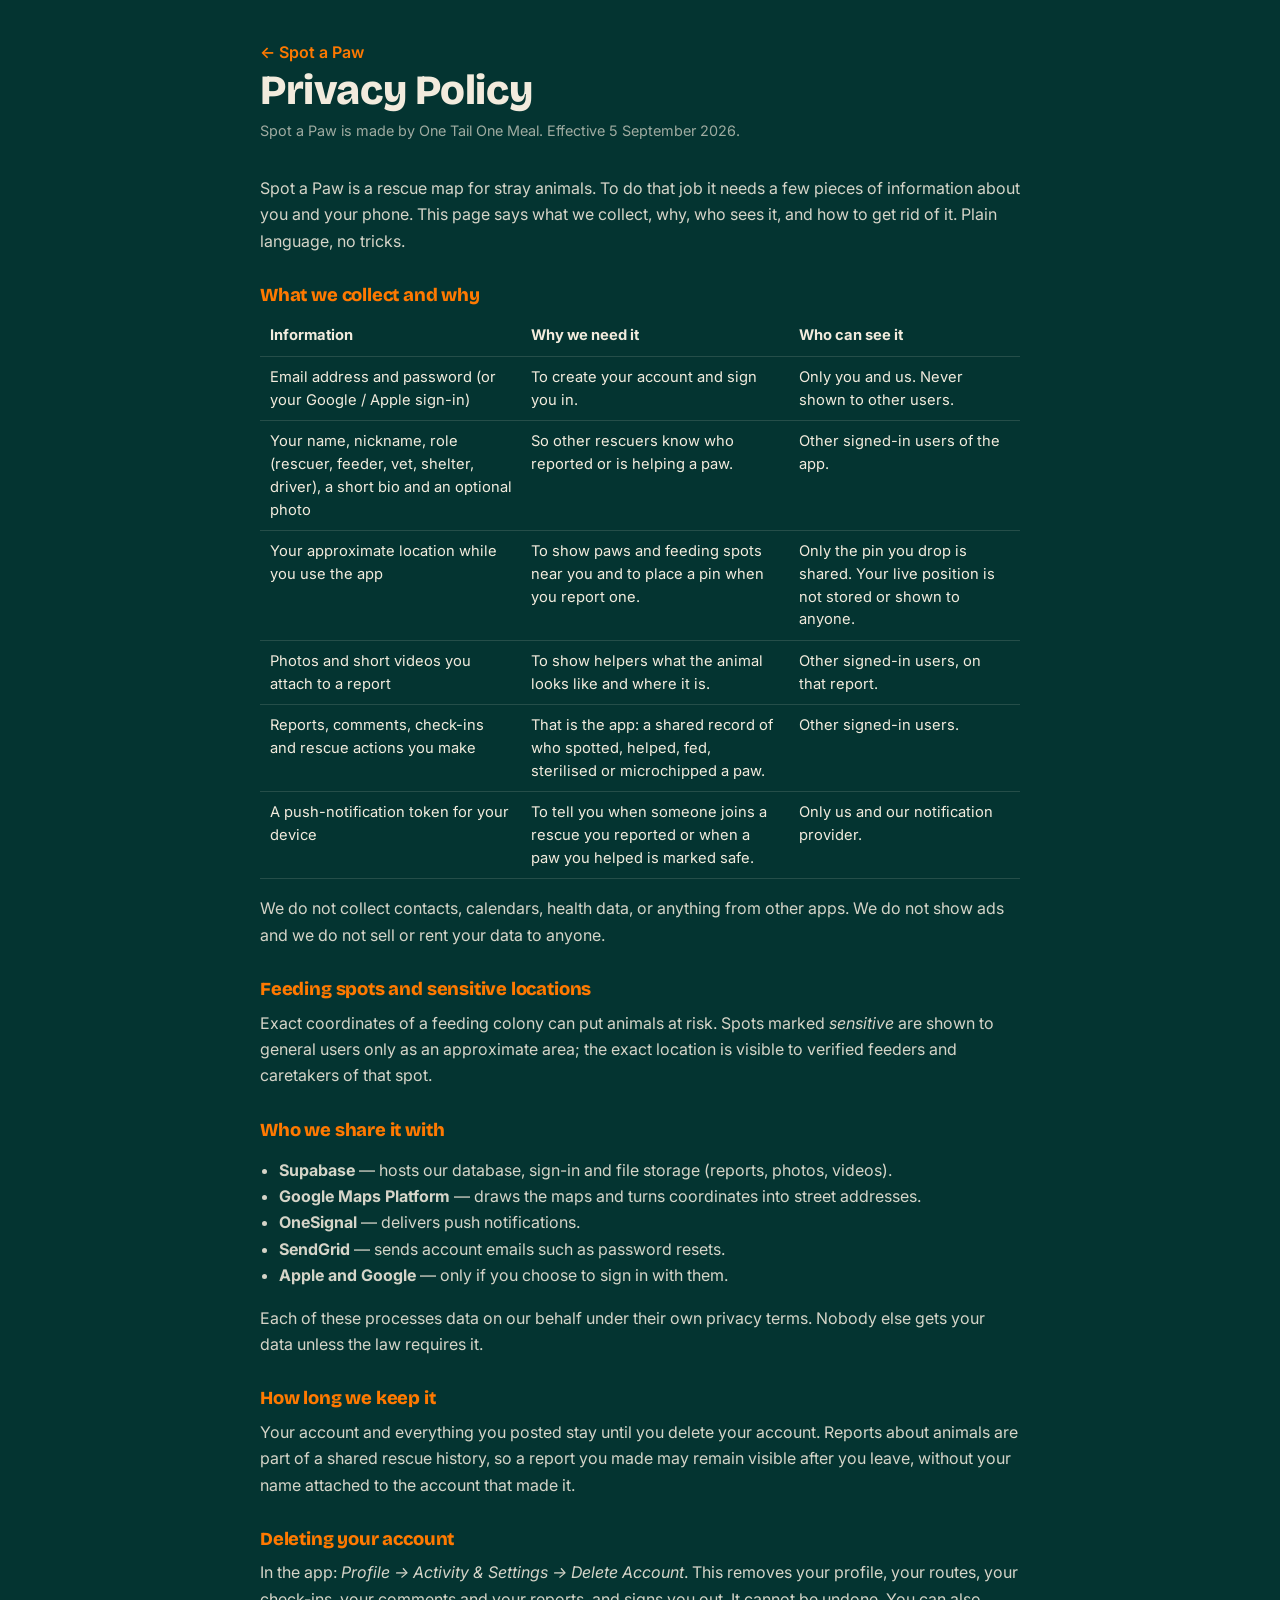
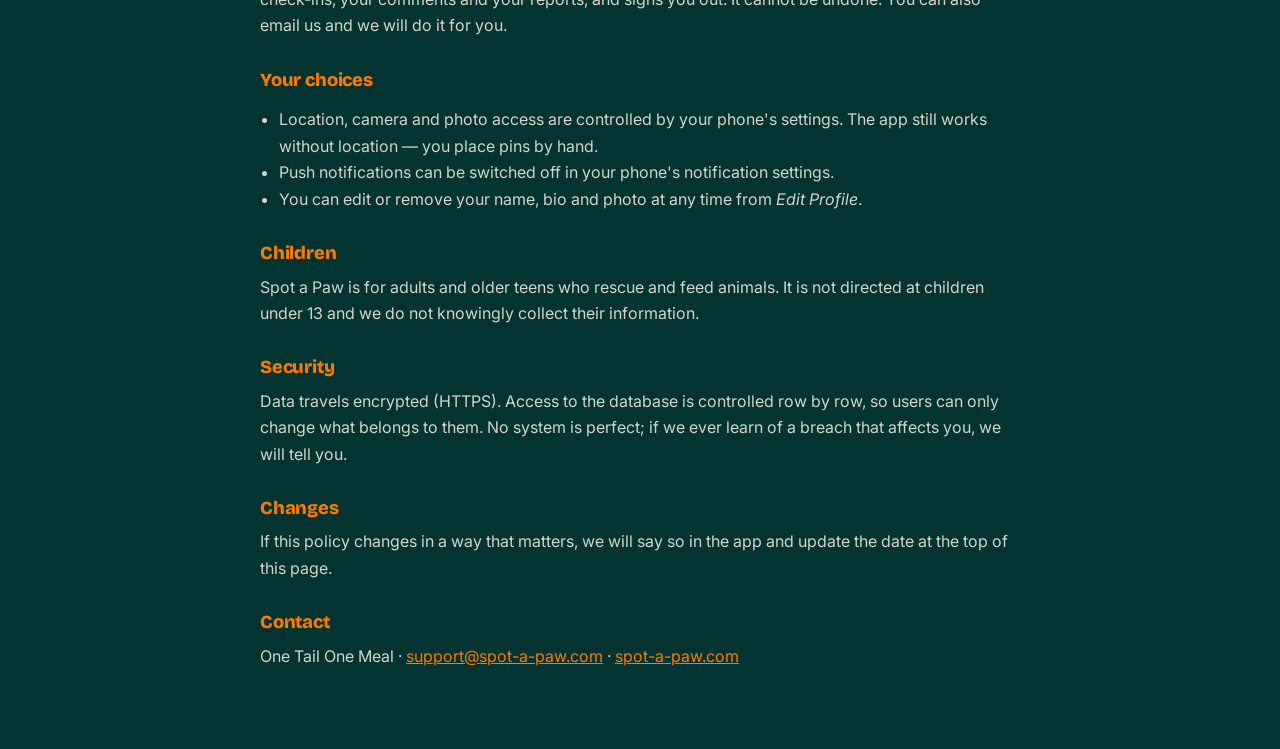
<file: privacy.html>
<!doctype html>
<html lang="en">
<head>
<meta charset="utf-8">
<meta name="viewport" content="width=device-width,initial-scale=1">
<title>Privacy Policy — Spot a Paw</title>
<meta name="description" content="How Spot a Paw (One Tail One Meal) collects, uses and protects your information.">
<link rel="canonical" href="https://spot-a-paw.com/privacy.html">
<link rel="preconnect" href="https://fonts.googleapis.com"><link rel="preconnect" href="https://fonts.gstatic.com" crossorigin>
<link href="https://fonts.googleapis.com/css2?family=Bricolage+Grotesque:wght@600;700;800&family=Inter:wght@400;500;600;700&display=swap" rel="stylesheet">
<link rel="stylesheet" href="assets/site.css">
<style>
  .legal{width:min(760px,92vw);margin:0 auto;padding:2.5rem 0 4rem;color:var(--ivory)}
  .legal h1{font-size:clamp(1.8rem,4vw,2.6rem);margin:.2rem 0 .4rem}
  .legal .meta{color:rgba(242,235,221,.65);font-size:.9rem;margin-bottom:2rem}
  .legal h2{font-size:1.15rem;color:var(--orange);margin:2rem 0 .6rem}
  .legal p,.legal li{line-height:1.65;color:rgba(242,235,221,.88)}
  .legal ul{padding-left:1.2rem}
  .legal table{width:100%;border-collapse:collapse;font-size:.92rem;margin:.6rem 0 1rem}
  .legal th,.legal td{text-align:left;padding:.55rem .6rem;border-bottom:1px solid rgba(242,235,221,.14);vertical-align:top}
  .legal th{color:var(--ivory);font-weight:700}
  .legal a{color:var(--orange)}
  body{background:var(--deep)}
</style>
</head>
<body>
<main class="legal">
  <a href="index.html" style="text-decoration:none;font-weight:600">← Spot a Paw</a>
  <h1>Privacy Policy</h1>
  <p class="meta">Spot a Paw is made by One Tail One Meal. Effective 5 September 2026.</p>

  <p>Spot a Paw is a rescue map for stray animals. To do that job it needs a few pieces of information about you and your phone. This page says what we collect, why, who sees it, and how to get rid of it. Plain language, no tricks.</p>

  <h2>What we collect and why</h2>
  <table>
    <tr><th>Information</th><th>Why we need it</th><th>Who can see it</th></tr>
    <tr><td>Email address and password (or your Google / Apple sign-in)</td><td>To create your account and sign you in.</td><td>Only you and us. Never shown to other users.</td></tr>
    <tr><td>Your name, nickname, role (rescuer, feeder, vet, shelter, driver), a short bio and an optional photo</td><td>So other rescuers know who reported or is helping a paw.</td><td>Other signed-in users of the app.</td></tr>
    <tr><td>Your approximate location while you use the app</td><td>To show paws and feeding spots near you and to place a pin when you report one.</td><td>Only the pin you drop is shared. Your live position is not stored or shown to anyone.</td></tr>
    <tr><td>Photos and short videos you attach to a report</td><td>To show helpers what the animal looks like and where it is.</td><td>Other signed-in users, on that report.</td></tr>
    <tr><td>Reports, comments, check-ins and rescue actions you make</td><td>That is the app: a shared record of who spotted, helped, fed, sterilised or microchipped a paw.</td><td>Other signed-in users.</td></tr>
    <tr><td>A push-notification token for your device</td><td>To tell you when someone joins a rescue you reported or when a paw you helped is marked safe.</td><td>Only us and our notification provider.</td></tr>
  </table>
  <p>We do not collect contacts, calendars, health data, or anything from other apps. We do not show ads and we do not sell or rent your data to anyone.</p>

  <h2>Feeding spots and sensitive locations</h2>
  <p>Exact coordinates of a feeding colony can put animals at risk. Spots marked <em>sensitive</em> are shown to general users only as an approximate area; the exact location is visible to verified feeders and caretakers of that spot.</p>

  <h2>Who we share it with</h2>
  <ul>
    <li><strong>Supabase</strong> — hosts our database, sign-in and file storage (reports, photos, videos).</li>
    <li><strong>Google Maps Platform</strong> — draws the maps and turns coordinates into street addresses.</li>
    <li><strong>OneSignal</strong> — delivers push notifications.</li>
    <li><strong>SendGrid</strong> — sends account emails such as password resets.</li>
    <li><strong>Apple and Google</strong> — only if you choose to sign in with them.</li>
  </ul>
  <p>Each of these processes data on our behalf under their own privacy terms. Nobody else gets your data unless the law requires it.</p>

  <h2>How long we keep it</h2>
  <p>Your account and everything you posted stay until you delete your account. Reports about animals are part of a shared rescue history, so a report you made may remain visible after you leave, without your name attached to the account that made it.</p>

  <h2>Deleting your account</h2>
  <p>In the app: <em>Profile → Activity &amp; Settings → Delete Account</em>. This removes your profile, your routes, your check-ins, your comments and your reports, and signs you out. It cannot be undone. You can also email us and we will do it for you.</p>

  <h2>Your choices</h2>
  <ul>
    <li>Location, camera and photo access are controlled by your phone's settings. The app still works without location — you place pins by hand.</li>
    <li>Push notifications can be switched off in your phone's notification settings.</li>
    <li>You can edit or remove your name, bio and photo at any time from <em>Edit Profile</em>.</li>
  </ul>

  <h2>Children</h2>
  <p>Spot a Paw is for adults and older teens who rescue and feed animals. It is not directed at children under 13 and we do not knowingly collect their information.</p>

  <h2>Security</h2>
  <p>Data travels encrypted (HTTPS). Access to the database is controlled row by row, so users can only change what belongs to them. No system is perfect; if we ever learn of a breach that affects you, we will tell you.</p>

  <h2>Changes</h2>
  <p>If this policy changes in a way that matters, we will say so in the app and update the date at the top of this page.</p>

  <h2>Contact</h2>
  <p>One Tail One Meal · <a href="mailto:support@spot-a-paw.com">support@spot-a-paw.com</a> · <a href="https://spot-a-paw.com">spot-a-paw.com</a></p>
</main>
</body>
</html>
</file>
<file: assets/site.css>
/* Spot a Paw — site styles. Same palette as the app: nile, deep, ivory, orange. */
:root{
  --nile:#1F5148; --deep:#043431; --ivory:#F2EBDD; --ivory-2:#E9DFC8; --sand:#D9C9A3;
  --orange:#FF7900; --orange-2:#E86D00; --ink:#1A2421; --muted:#5B6B66; --line:rgba(31,81,72,.18);
  --radius:22px; --radius-s:14px; --shadow:0 18px 50px rgba(4,52,49,.22); --shadow-s:0 8px 24px rgba(4,52,49,.14);
  --display:"Bricolage Grotesque",ui-sans-serif,system-ui,sans-serif; --body:"Inter",ui-sans-serif,system-ui,sans-serif;
  --icons:https://qyyydmjrrtyauyawheos.supabase.co/storage/v1/object/public/report-media/ea87c808-aa49-4286-829b-e69250be5b84/icons/;
}
*{box-sizing:border-box}
html{scroll-behavior:smooth}
body{margin:0;font-family:var(--body);color:var(--ink);background:var(--ivory);line-height:1.55;-webkit-font-smoothing:antialiased}
img{max-width:100%;display:block}
a{color:inherit}
h1,h2,h3,h4{font-family:var(--display);line-height:1.08;margin:0 0 .4em;letter-spacing:-.01em}
h1{font-size:clamp(2.4rem,6vw,4.4rem);font-weight:800}
h2{font-size:clamp(1.8rem,3.6vw,2.7rem);font-weight:800}
h3{font-size:1.25rem;font-weight:700}
p{margin:0 0 1em}
.wrap{width:min(1180px,92vw);margin:0 auto}
.eyebrow{display:inline-flex;align-items:center;gap:.5rem;font-weight:700;letter-spacing:.14em;text-transform:uppercase;font-size:.72rem;color:var(--orange)}
.eyebrow::before{content:"";width:22px;height:2px;background:var(--orange);border-radius:2px}
.lead{font-size:1.15rem;color:var(--muted);max-width:60ch}
.btn{display:inline-flex;align-items:center;gap:.55rem;padding:.9rem 1.35rem;border-radius:999px;font-weight:700;text-decoration:none;border:2px solid transparent;transition:transform .15s,box-shadow .15s,background .15s;cursor:pointer;font-family:var(--body)}
.btn:hover{transform:translateY(-1px)}
.btn-orange{background:var(--orange);color:#fff;box-shadow:0 10px 24px rgba(255,121,0,.35)}
.btn-orange:hover{background:var(--orange-2)}
.btn-ghost{background:transparent;color:var(--ivory);border-color:rgba(242,235,221,.5)}
.btn-ghost:hover{background:rgba(242,235,221,.1)}
.btn-nile{background:var(--nile);color:var(--ivory)}
.btn-nile:hover{background:var(--deep)}
.btn-sm{padding:.55rem .95rem;font-size:.9rem}

/* nav */
.nav{position:sticky;top:0;z-index:50;background:rgba(4,52,49,.92);backdrop-filter:blur(10px);border-bottom:1px solid rgba(242,235,221,.08)}
.nav .wrap{display:flex;align-items:center;gap:1.5rem;height:68px}
.brand{display:flex;align-items:center;gap:.7rem;text-decoration:none;color:var(--ivory);font-family:var(--display);font-weight:800;font-size:1.15rem}
.brand img{height:40px;width:auto}
.nav-links{display:flex;gap:1.4rem;margin-left:auto;align-items:center}
.nav-links a{color:var(--ivory);text-decoration:none;font-weight:600;font-size:.95rem;opacity:.85}
.nav-links a:hover{opacity:1}
.nav-toggle{display:none;margin-left:auto;background:none;border:0;color:var(--ivory);font-size:1.6rem;cursor:pointer}
@media (max-width:860px){
  .nav-links{display:none;position:absolute;left:0;right:0;top:68px;background:var(--deep);flex-direction:column;padding:1rem 4vw 1.4rem;gap:1rem;border-bottom:1px solid rgba(242,235,221,.1)}
  .nav-links.open{display:flex}
  .nav-toggle{display:block}
}

/* hero */
.hero{position:relative;color:var(--ivory);overflow:hidden;background:var(--deep)}
.hero-bg{position:absolute;inset:0;background:url("https://qyyydmjrrtyauyawheos.supabase.co/storage/v1/object/public/report-media/ea87c808-aa49-4286-829b-e69250be5b84/icons/bg_onboarding.jpg") center/cover;opacity:.55}
.hero-bg::after{content:"";position:absolute;inset:0;background:linear-gradient(180deg,rgba(4,52,49,.35) 0%,rgba(4,52,49,.85) 70%,var(--deep) 100%)}
.hero .wrap{position:relative;display:grid;grid-template-columns:1.1fr .9fr;gap:3rem;align-items:center;padding:5rem 0 4rem;min-height:82vh}
.hero h1 .accent{color:var(--orange)}
.hero .lead{color:rgba(242,235,221,.85)}
.hero-cta{display:flex;flex-wrap:wrap;gap:.8rem;margin-top:1.6rem}
.hero-note{margin-top:1rem;font-size:.85rem;opacity:.7}
.hero-stats{display:flex;gap:2rem;margin-top:2.4rem;flex-wrap:wrap}
.stat b{display:block;font-family:var(--display);font-size:2rem;color:var(--orange);line-height:1}
.stat span{font-size:.8rem;opacity:.75;letter-spacing:.06em;text-transform:uppercase}
@media (max-width:900px){.hero .wrap{grid-template-columns:1fr;padding:3rem 0 2.5rem;min-height:0}}

/* phone frame */
.phone{position:relative;width:min(320px,80vw);aspect-ratio:9/19.3;margin:0 auto;border-radius:44px;background:#0b1513;padding:10px;box-shadow:0 40px 80px rgba(0,0,0,.45),inset 0 0 0 2px rgba(242,235,221,.12)}
.phone .screen{position:relative;width:100%;height:100%;border-radius:36px;overflow:hidden;background:var(--nile)}
.phone .screen img{width:100%;height:100%;object-fit:cover;object-position:top;position:absolute;inset:0;opacity:0;transition:opacity .5s}
.phone .screen img.on{opacity:1}
.phone .notch{position:absolute;top:10px;left:50%;transform:translateX(-50%);width:34%;height:26px;background:#0b1513;border-radius:0 0 18px 18px;z-index:2}
.float{position:absolute;background:var(--nile);color:var(--ivory);padding:.6rem .9rem;border-radius:14px;font-weight:600;font-size:.85rem;box-shadow:var(--shadow-s);border:1px solid rgba(242,235,221,.12)}
.float b{color:var(--orange)}
.float.f1{left:-18%;top:22%}
.float.f2{right:-14%;top:48%}
.float.f3{left:-10%;bottom:16%}
@media (max-width:900px){.float{display:none}}

/* sections */
section{padding:5rem 0}
.section-head{max-width:70ch;margin-bottom:2.5rem}
.grid{display:grid;gap:1.4rem}
.g2{grid-template-columns:repeat(2,1fr)}
.g3{grid-template-columns:repeat(3,1fr)}
.g4{grid-template-columns:repeat(4,1fr)}
@media (max-width:980px){.g3,.g4{grid-template-columns:repeat(2,1fr)}}
@media (max-width:620px){.g2,.g3,.g4{grid-template-columns:1fr}}
.card{background:#fff;border-radius:var(--radius);padding:1.6rem;box-shadow:var(--shadow-s);border:1px solid var(--line)}
.card.nile{background:var(--nile);color:var(--ivory);border-color:transparent}
.card.nile .muted{color:rgba(242,235,221,.75)}
.card.deep{background:var(--deep);color:var(--ivory);border-color:transparent}
.muted{color:var(--muted)}
.icon{width:56px;height:56px;object-fit:contain;margin-bottom:1rem}
.icon-lg{width:76px;height:76px}
/* The One Tail One Meal mark on the mission card. Bigger than a role icon
   because it is a wordmark -- at 56px "ONE TAIL ONE MEAL" is unreadable. */
.icon-brand{width:110px;height:110px}
@media (max-width:640px){.icon-brand{width:92px;height:92px}}
.papyrus{background:linear-gradient(180deg,var(--ivory) 0%,var(--ivory-2) 100%)}
.nile-bg{background:var(--nile);color:var(--ivory)}
.nile-bg .lead,.nile-bg .muted{color:rgba(242,235,221,.78)}
.nile-bg .eyebrow{color:var(--orange)}

/* steps */
.steps{counter-reset:step}
.step{position:relative;padding-left:4.2rem}
.step::before{counter-increment:step;content:counter(step,decimal-leading-zero);position:absolute;left:0;top:-.2rem;font-family:var(--display);font-weight:800;font-size:2.2rem;color:var(--orange);opacity:.9}
.step h3{margin-top:.2rem}

/* feature rows */
.feature{display:grid;grid-template-columns:1fr 1fr;gap:3rem;align-items:center;padding:2.5rem 0}
.feature:nth-child(even) .phone-wrap{order:-1}
.feature .phone{width:min(280px,70vw)}
.feature ul{padding-left:1.2rem;color:var(--muted)}
.feature li{margin:.35rem 0}
@media (max-width:900px){.feature{grid-template-columns:1fr;gap:1.6rem}.feature:nth-child(even) .phone-wrap{order:0}}

/* mothership */
.ship{display:grid;grid-template-columns:1fr 1fr;gap:3rem;align-items:center}
.ship blockquote{font-family:var(--display);font-size:clamp(1.4rem,2.6vw,2rem);font-weight:700;margin:0 0 1rem;color:var(--ivory)}
.ship .logo{width:min(320px,70vw);margin:0 auto;filter:drop-shadow(0 20px 40px rgba(0,0,0,.35))}
@media (max-width:900px){.ship{grid-template-columns:1fr}}
/* Spinning globe mark: plate PNG (with a punched hole) over a sphere made from the
   app's equirectangular map. Globe centre/radius measured off the artwork, same
   fractions the Flutter widget uses: cx 50.88% w, cy 76.23% h, r 18.9% w. */
.globe-mark{position:relative;width:min(340px,72vw);aspect-ratio:910/1224;margin:0 auto;filter:drop-shadow(0 24px 40px rgba(0,0,0,.4))}
.globe-mark img{position:absolute;inset:0;width:100%;height:100%;object-fit:contain;z-index:1}
/* Globe sits IN FRONT of the plate (as in the brand artwork) and ~4% larger than the
   hole, so the plate ring tangent to the hole is covered — no double edge. */
/* Front rim of the plate, layered over the sphere's base so it sits IN the well. */
.globe-mark img.plate-front{z-index:3;clip-path:inset(87.5% 0 0 0);pointer-events:none}
/* Contact shadow on the plate, under the sphere. */
.globe-shadow{position:absolute;left:29%;top:84.6%;width:42%;height:6.5%;border-radius:50%;z-index:1;
  background:radial-gradient(closest-side,rgba(40,20,0,.42),rgba(40,20,0,.16) 62%,transparent 100%);filter:blur(5px)}
.globe{position:absolute;left:30.3%;top:61.6%;width:39.4%;aspect-ratio:1;border-radius:50%;overflow:hidden;z-index:2;
  background:url("https://qyyydmjrrtyauyawheos.supabase.co/storage/v1/object/public/report-media/ea87c808-aa49-4286-829b-e69250be5b84/icons/globe_map_v1.png") 0 0/200% 100% repeat-x;
  animation:globe-spin 14s linear infinite}
.globe::after{content:"";position:absolute;inset:0;border-radius:50%;box-shadow:inset 0 0 0 1px rgba(15,6,0,.5);
  background:radial-gradient(circle closest-side at 38% 34%,rgba(255,255,255,.18) 0%,rgba(255,255,255,0) 38%),
             radial-gradient(circle closest-side at 50% 50%,rgba(0,0,0,0) 62%,rgba(60,25,0,.3) 86%,rgba(45,18,0,.6) 96%,rgba(20,8,0,.88) 100%)}
@keyframes globe-spin{from{background-position-x:0}to{background-position-x:-100%}}
/* When WebGL is running, the canvas replaces the CSS map scroll. */
.globe.gl{background:none;animation:none}
/* Shading over the unlit WebGL sphere: soft highlight top-left, shadow toward the limb. */
.globe.gl::after{display:block;pointer-events:none;box-shadow:inset 0 0 0 1px rgba(15,6,0,.5);background:
  radial-gradient(circle closest-side at 36% 32%,rgba(255,255,255,.22) 0%,rgba(255,255,255,0) 55%),
  radial-gradient(circle closest-side at 50% 50%,rgba(0,0,0,0) 62%,rgba(70,30,0,.2) 84%,rgba(45,18,0,.55) 95%,rgba(20,8,0,.88) 100%)}
.globe canvas{position:absolute;inset:0;width:100%!important;height:100%!important;display:block}
@media (prefers-reduced-motion:reduce){.globe{animation:none}}
/* The vision card's globe. Same live sphere as the mothership plate, but
   standing on its own at icon size instead of being positioned inside the
   plate art -- so it has to undo .globe's absolute placement.
   RELATIVE, not static: .globe's canvas and ::after are inset:0 absolutes
   and need this box as their containing block. Static let them escape and
   size themselves against the whole card, which rendered nothing at all. */
.icon-globe{position:relative;left:auto;top:auto;width:56px;height:56px;
  aspect-ratio:1;margin:0 0 1rem;border-radius:50%;overflow:hidden;flex:none}
.icon-globe::after{box-shadow:inset 0 0 0 1px rgba(15,6,0,.35)}
.pill{display:inline-block;padding:.35rem .75rem;border-radius:999px;background:rgba(255,121,0,.15);color:var(--orange);font-weight:700;font-size:.8rem;margin:.2rem .3rem .2rem 0}

/* footer */
footer{background:var(--deep);color:rgba(242,235,221,.8);padding:3rem 0 2rem;font-size:.92rem}
footer .wrap{display:grid;grid-template-columns:2fr 1fr 1fr;gap:2rem}
footer a{color:var(--ivory);text-decoration:none}
footer h4{color:var(--ivory);margin-bottom:.6rem}
footer ul{list-style:none;padding:0;margin:0}
footer li{margin:.3rem 0}
.copy{grid-column:1/-1;border-top:1px solid rgba(242,235,221,.12);padding-top:1.2rem;margin-top:.5rem;font-size:.8rem;opacity:.7}
@media (max-width:760px){footer .wrap{grid-template-columns:1fr}}

/* help centre */
.help-hero{background:var(--deep);color:var(--ivory);padding:4rem 0 3rem}
.search{display:flex;gap:.6rem;max-width:640px;margin-top:1.4rem}
.search input{flex:1;padding:1rem 1.2rem;border-radius:999px;border:2px solid rgba(242,235,221,.25);background:rgba(242,235,221,.08);color:var(--ivory);font-size:1rem;font-family:var(--body);outline:none}
.search input::placeholder{color:rgba(242,235,221,.5)}
.search input:focus{border-color:var(--orange)}
.help-layout{display:grid;grid-template-columns:260px 1fr;gap:3rem;padding:3rem 0}
.help-side{position:sticky;top:88px;align-self:start}
.help-side a{display:block;padding:.55rem .8rem;border-radius:10px;text-decoration:none;color:var(--ink);font-weight:600;font-size:.95rem}
.help-side a:hover,.help-side a.active{background:var(--nile);color:var(--ivory)}
.help-side .grp{font-size:.72rem;letter-spacing:.12em;text-transform:uppercase;color:var(--muted);margin:1.2rem .8rem .4rem}
@media (max-width:900px){.help-layout{grid-template-columns:1fr}.help-side{position:static;display:flex;flex-wrap:wrap;gap:.3rem}.help-side .grp{width:100%}}
.topic{padding:1rem 0 3rem;border-bottom:1px solid var(--line);scroll-margin-top:90px}
.topic:last-child{border-bottom:0}
.topic h2{display:flex;align-items:center;gap:.8rem}
.topic h2 img{width:44px;height:44px;object-fit:contain}
.tour{display:grid;grid-template-columns:300px 1fr;gap:2rem;align-items:start;margin:1.5rem 0}
@media (max-width:760px){.tour{grid-template-columns:1fr}}
.tour .phone{width:280px;margin:0}
.tour-steps{list-style:none;padding:0;margin:0}
.tour-steps li{padding:.9rem 1rem;border-radius:var(--radius-s);border:1px solid var(--line);margin-bottom:.6rem;cursor:pointer;transition:background .2s,border-color .2s;background:#fff}
.tour-steps li.on{background:var(--nile);color:var(--ivory);border-color:var(--nile)}
.tour-steps li.on .muted{color:rgba(242,235,221,.75)}
.tour-steps b{display:block;font-family:var(--display);font-size:1.02rem}
.tour-ctl{display:flex;align-items:center;gap:.8rem;margin-top:.6rem;font-size:.85rem;color:var(--muted)}
.tour-ctl button{border:0;background:var(--orange);color:#fff;border-radius:999px;width:38px;height:38px;cursor:pointer;font-size:1rem;display:inline-flex;align-items:center;justify-content:center}
.bar{flex:1;height:4px;background:var(--line);border-radius:4px;overflow:hidden}
.bar i{display:block;height:100%;width:0;background:var(--orange);transition:width .2s linear}
.vid{margin:1rem 0;border-radius:var(--radius);overflow:hidden;background:var(--deep) radial-gradient(60% 80% at 50% 50%,rgba(31,81,72,.9),var(--deep));display:grid;place-items:center;color:var(--ivory);position:relative;padding:1rem}
.vid video{width:auto;max-width:100%;height:min(640px,78vh);object-fit:contain;border-radius:22px;box-shadow:0 20px 50px rgba(0,0,0,.45)}
.vid .soon{position:absolute;inset:0;display:grid;place-items:center;background:linear-gradient(135deg,rgba(31,81,72,.9),rgba(4,52,49,.95));text-align:center;padding:1rem}
.vid .soon b{font-family:var(--display);font-size:1.2rem;display:block;margin-bottom:.3rem}
.vid .soon span{opacity:.75;font-size:.9rem}
details{border:1px solid var(--line);border-radius:var(--radius-s);padding:.9rem 1.1rem;margin:.5rem 0;background:#fff}
summary{cursor:pointer;font-weight:700;font-family:var(--display);font-size:1.02rem;list-style:none;display:flex;justify-content:space-between;align-items:center}
summary::after{content:"+";color:var(--orange);font-size:1.3rem}
details[open] summary::after{content:"–"}
details p{margin:.6rem 0 0;color:var(--muted)}
.tip{border-left:4px solid var(--orange);background:rgba(255,121,0,.08);padding:.8rem 1rem;border-radius:0 var(--radius-s) var(--radius-s) 0;margin:1rem 0;font-size:.95rem}
kbd{background:var(--nile);color:var(--ivory);padding:.15rem .5rem;border-radius:6px;font-family:var(--body);font-size:.85rem;font-weight:600}
.hidden{display:none!important}
.reveal{opacity:0;transform:translateY(16px);transition:opacity .6s ease,transform .6s ease}
.reveal.in{opacity:1;transform:none}

/* Six-skin strip (homepage) */
.skins{padding:4.5rem 0 4rem;background:var(--ivory-2)}
.skins h2{margin:.4rem 0 .6rem}
.skin-strip{display:grid;grid-template-columns:repeat(6,1fr);gap:1.1rem;margin:2rem 0 1.2rem;align-items:start}
@media (max-width:1000px){.skin-strip{grid-template-columns:repeat(3,1fr)}}
@media (max-width:560px){.skin-strip{grid-template-columns:repeat(2,1fr);gap:.8rem}}
.skin-strip figure{margin:0;display:flex;flex-direction:column;gap:.6rem}
.skin-strip .phone.mini{width:100%;border-radius:26px;padding:6px;box-shadow:0 18px 40px rgba(0,0,0,.28)}
.skin-strip .phone.mini .screen{border-radius:21px}
.skin-strip .phone.mini .notch{height:16px;width:36%;border-radius:0 0 12px 12px;top:6px}
.skin-strip figcaption b{display:block;font-family:var(--display);font-size:1rem;color:var(--ink)}
.skin-strip figcaption span{font-size:.82rem;color:var(--muted)}
.skin-note{font-size:.95rem}
.skin-note a{color:var(--orange);font-weight:600;text-decoration:none}

/* One phone, six skins. Replaces a six-across strip that was the tallest
   block on the page for the least important idea on it. */
.skin-rotator{max-width:300px;margin:1.6rem auto 0;text-align:center}
.skin-rotator .phone{margin:0 auto}
.skin-rotator .screen{position:relative}
.skin-slide{position:absolute;inset:0;width:100%;height:100%;object-fit:cover;
  opacity:0;transition:opacity .7s ease}
.skin-slide.on{opacity:1}
.skin-cap{margin-top:.9rem;display:block}
.skin-cap b{display:block;color:var(--ink);font-size:1.05rem}
.skin-cap span{display:block;color:var(--muted);font-size:.92rem;margin-top:.15rem;
  min-height:2.6em}
.skin-dots{display:flex;gap:8px;justify-content:center;margin-top:.8rem}
.skin-dot{width:9px;height:9px;border-radius:50%;border:0;padding:0;cursor:pointer;
  background:rgba(31,81,72,.28);transition:background .25s,transform .25s}
.skin-dot.on{background:var(--orange);transform:scale(1.25)}
@media (prefers-reduced-motion:reduce){.skin-slide{transition:none}}
</file>
